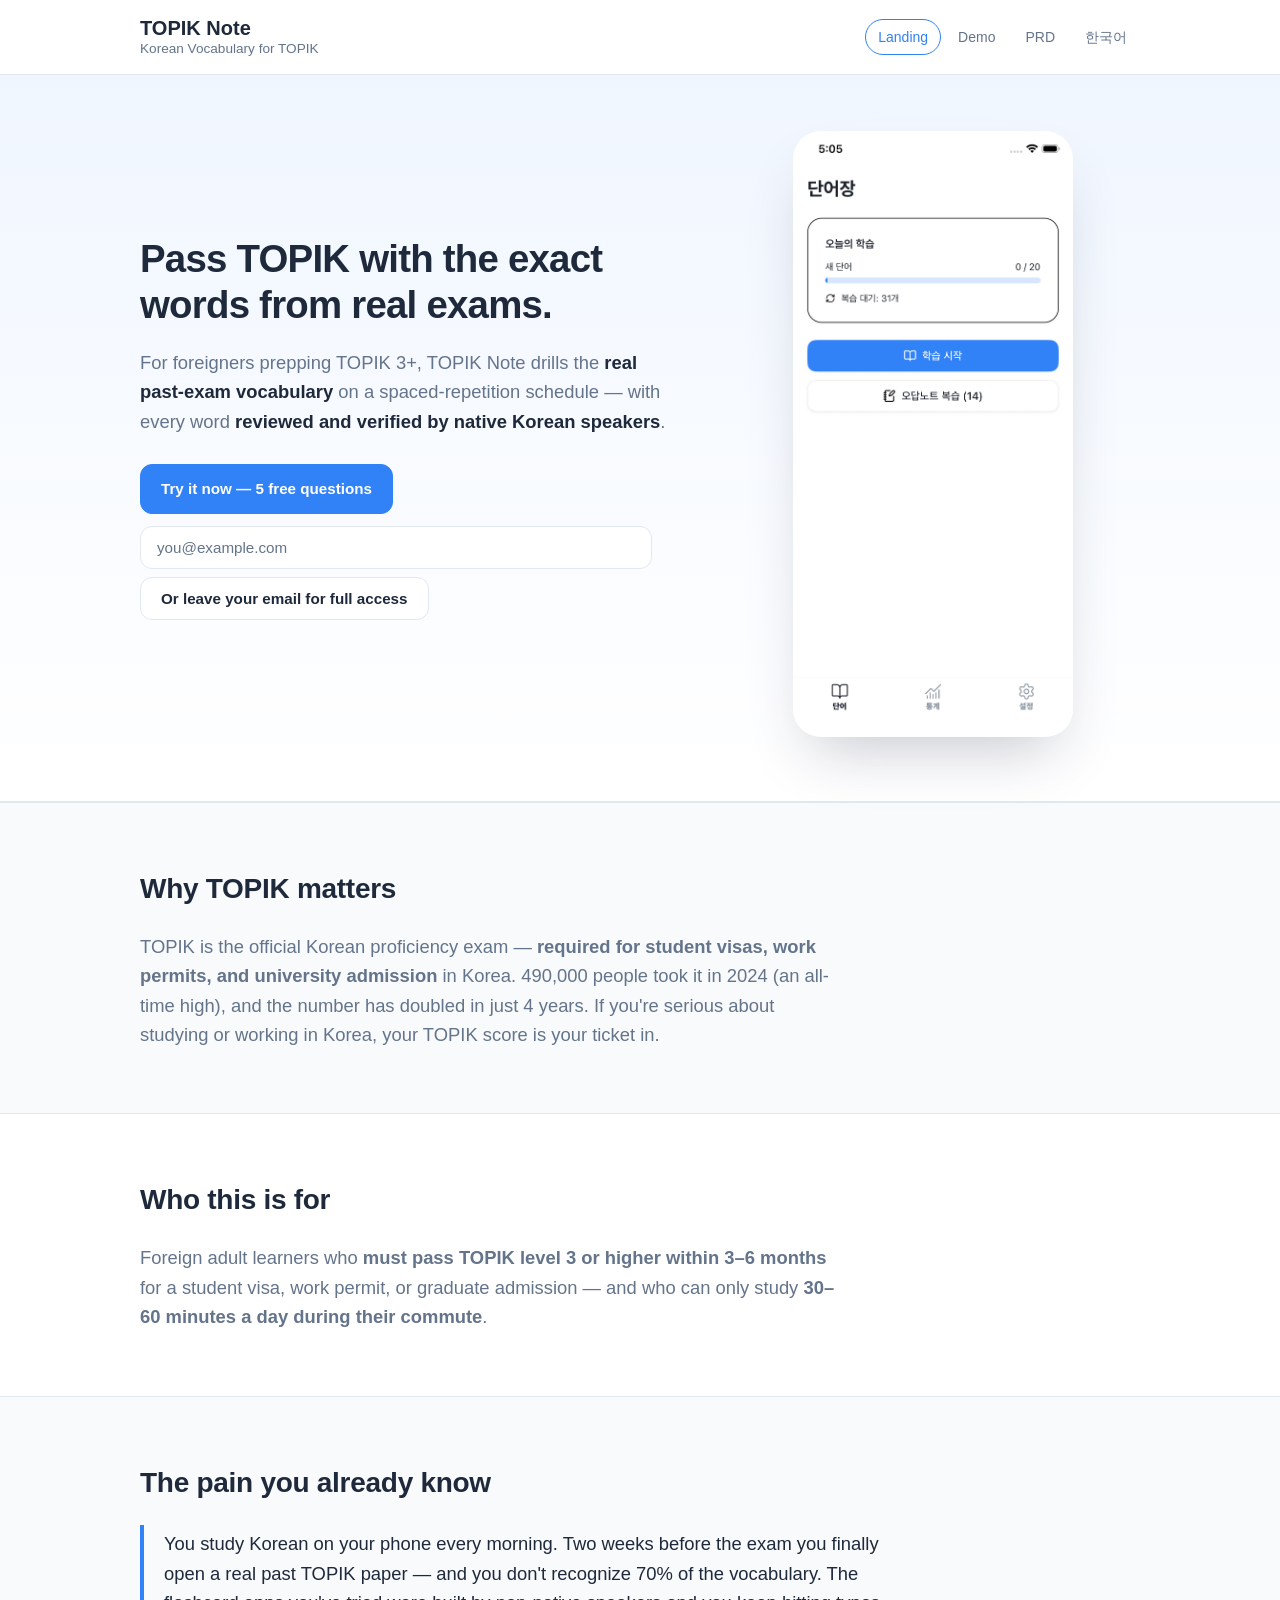
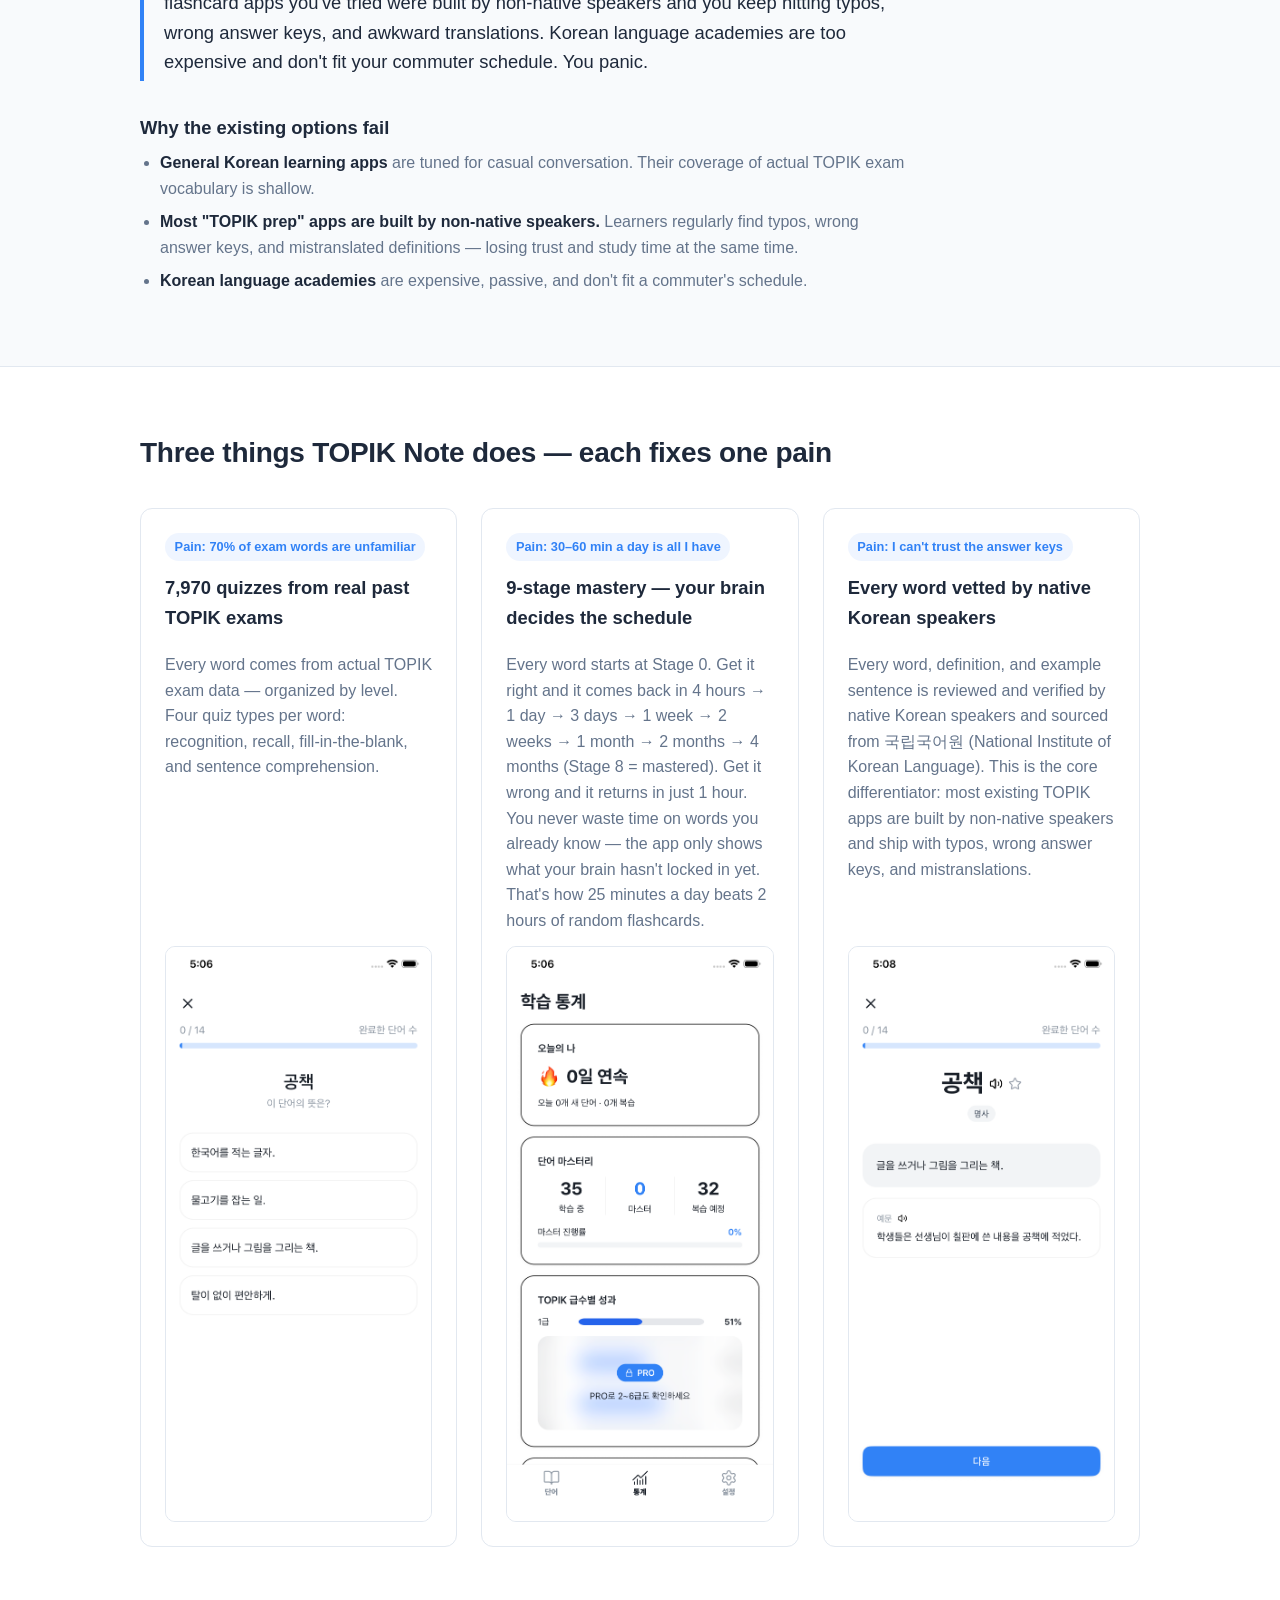
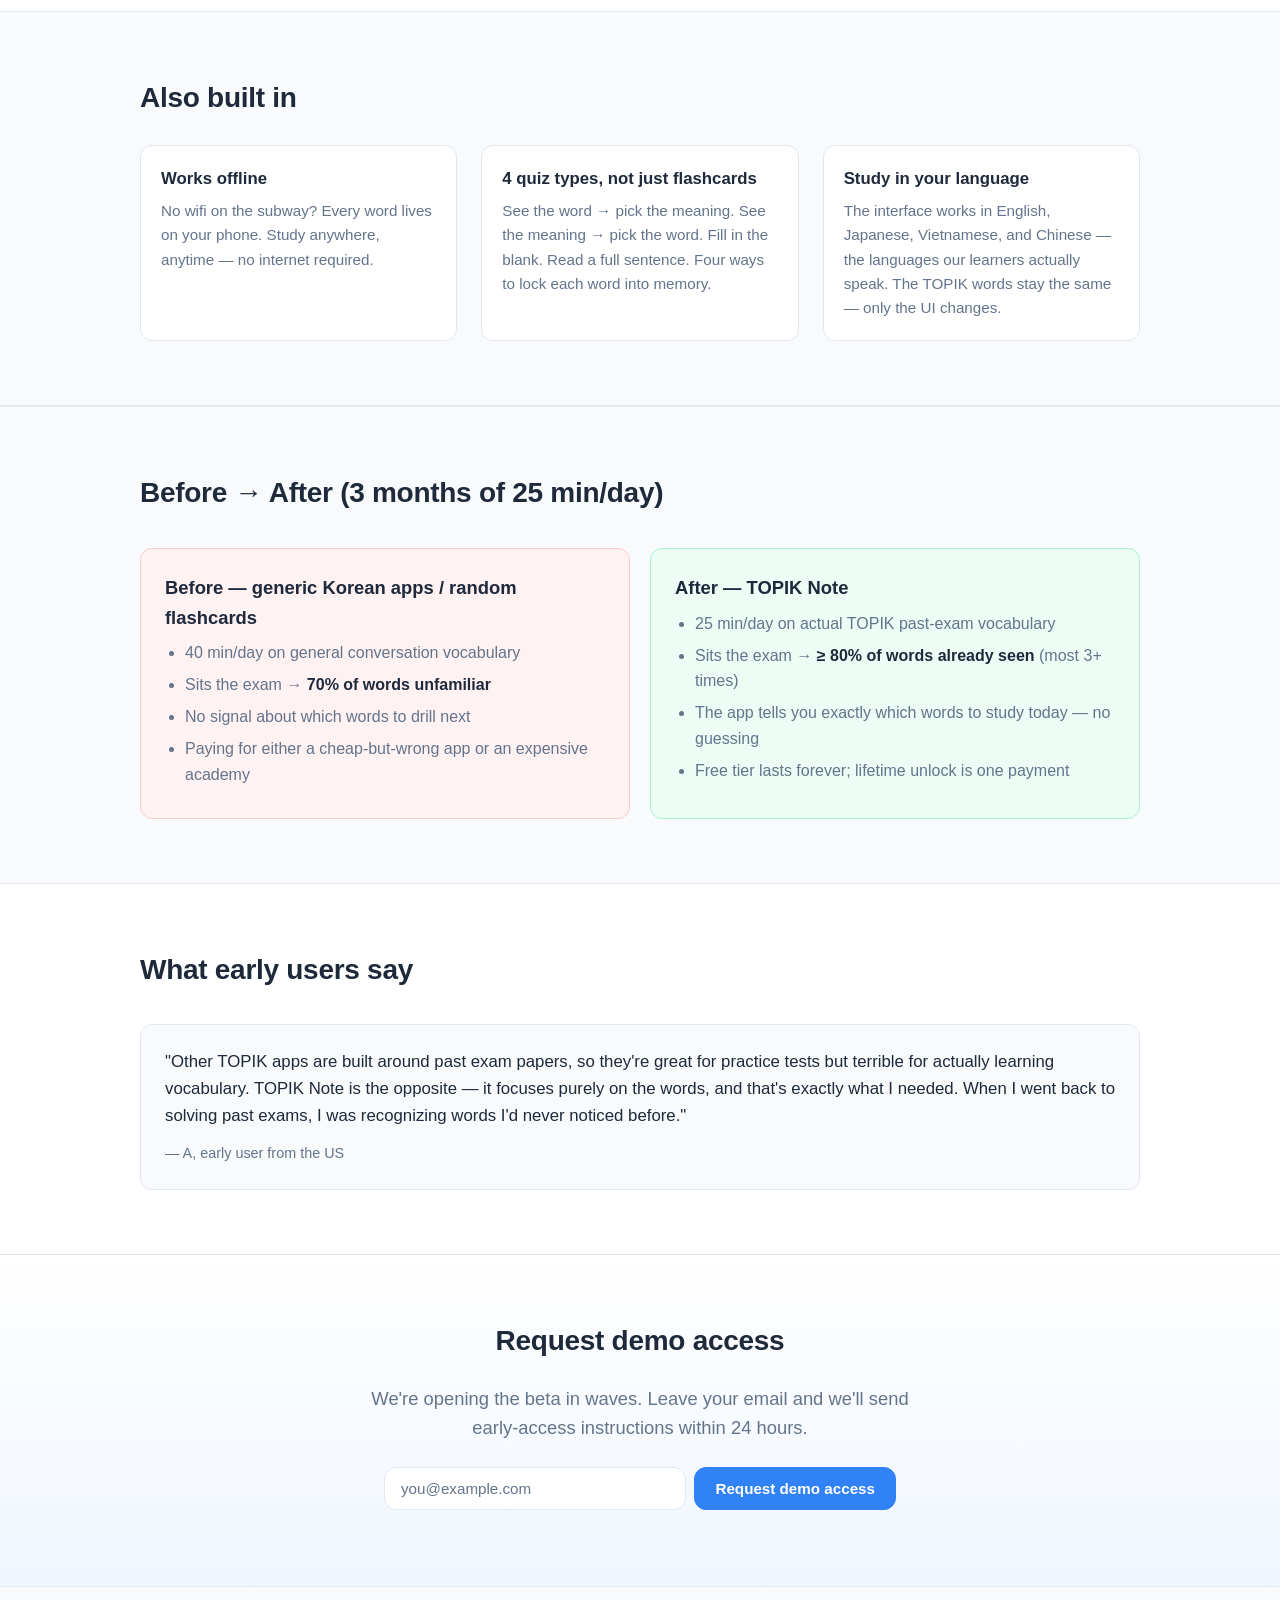
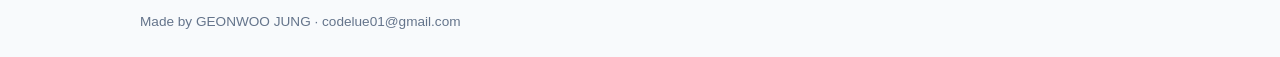
<file: index.html>
<!DOCTYPE html>
<html lang="en">
<head>
  <meta charset="UTF-8">
  <meta name="viewport" content="width=device-width, initial-scale=1.0">
  <title>TOPIK Note — Pass TOPIK with the exact words from real exams</title>
  <meta name="description" content="Drill the actual TOPIK exam vocabulary on a spaced-repetition schedule. 7,970 quizzes built from real past TOPIK exams. Free to start — 20 new words a day, forever.">
  <link rel="stylesheet" href="styles.css">
</head>
<body>
  <header class="site-header">
    <div class="container">
      <a class="brand" href="index.html">
        <strong>TOPIK Note</strong>
        <span class="tagline">Korean Vocabulary for TOPIK</span>
      </a>
      <nav class="lang-switcher" aria-label="Navigation">
        <a href="index.html" class="active">Landing</a>
        <a href="demo.html">Demo</a>
        <a href="prd.html">PRD</a>
        <a href="index.ko.html" lang="ko">한국어</a>
      </nav>
    </div>
  </header>

  <main>
    <!-- Hero -->
    <section class="hero">
      <div class="container hero-grid">
        <div class="hero-copy">
          <h1>Pass TOPIK with the exact words from real exams.</h1>
          <p class="hero-lead">
            For foreigners prepping TOPIK 3+, TOPIK Note drills the <strong>real past-exam vocabulary</strong>
            on a spaced-repetition schedule — with every word <strong>reviewed and verified by native Korean speakers</strong>.
          </p>
          <div class="hero-ctas">
            <a class="btn btn-primary" href="demo.html">Try it now — 5 free questions</a>
          </div>
          <form class="demo-form" action="https://formsubmit.co/codelue01@gmail.com" method="POST">
            <input type="hidden" name="_subject" value="TOPIK Note — demo access request (EN · hero)">
            <input type="hidden" name="_template" value="table">
            <input type="hidden" name="_captcha" value="false">
            <input type="hidden" name="_next" value="https://luke-gu.github.io/topik-note-demo/#thanks">
            <input type="hidden" name="source" value="landing-en-hero">
            <label for="email-hero" class="sr-only">Email address</label>
            <input type="email" id="email-hero" name="email" required autocomplete="email" placeholder="you@example.com">
            <button type="submit" class="btn btn-secondary">Or leave your email for full access</button>
          </form>
        </div>
        <div class="hero-visual">
          <img src="screenshots/main.png" alt="TOPIK Note home screen showing today's study quota" class="phone-img">
        </div>
      </div>
    </section>

    <!-- Why TOPIK matters -->
    <section class="section section-surface">
      <div class="container">
        <h2>Why TOPIK matters</h2>
        <p class="lead">
          TOPIK is the official Korean proficiency exam — <strong>required for student visas, work permits,
          and university admission</strong> in Korea. 490,000 people took it in 2024 (an all-time high),
          and the number has doubled in just 4 years. If you're serious about studying or working in Korea,
          your TOPIK score is your ticket in.
        </p>
      </div>
    </section>

    <!-- Who this is for -->
    <section class="section">
      <div class="container">
        <h2>Who this is for</h2>
        <p class="lead">
          Foreign adult learners who <strong>must pass TOPIK level 3 or higher within 3–6 months</strong>
          for a student visa, work permit, or graduate admission —
          and who can only study <strong>30–60 minutes a day during their commute</strong>.
        </p>
      </div>
    </section>

    <!-- The pain -->
    <section class="section section-surface">
      <div class="container">
        <h2>The pain you already know</h2>
        <blockquote class="pain-quote">
          You study Korean on your phone every morning. Two weeks before the exam you finally
          open a real past TOPIK paper — and you don't recognize 70% of the vocabulary.
          The flashcard apps you've tried were built by non-native speakers and you keep
          hitting typos, wrong answer keys, and awkward translations. Korean language academies
          are too expensive and don't fit your commuter schedule. You panic.
        </blockquote>
        <h3 class="pain-sub">Why the existing options fail</h3>
        <ul class="pain-list">
          <li><strong>General Korean learning apps</strong> are tuned for casual conversation. Their coverage of actual TOPIK exam vocabulary is shallow.</li>
          <li><strong>Most "TOPIK prep" apps are built by non-native speakers.</strong> Learners regularly find typos, wrong answer keys, and mistranslated definitions — losing trust and study time at the same time.</li>
          <li><strong>Korean language academies</strong> are expensive, passive, and don't fit a commuter's schedule.</li>
        </ul>
      </div>
    </section>

    <!-- Features (1:1 with pains) -->
    <section class="section">
      <div class="container">
        <h2>Three things TOPIK Note does — each fixes one pain</h2>
        <div class="features-grid">
          <article class="feature-card">
            <div class="feature-pain">Pain: 70% of exam words are unfamiliar</div>
            <h3>7,970 quizzes from real past TOPIK exams</h3>
            <p>Every word comes from actual TOPIK exam data — organized by level. Four quiz types per word:
               recognition, recall, fill-in-the-blank, and sentence comprehension.</p>
            <img src="screenshots/quiz.png" alt="TOPIK Note quiz screen with four answer choices" class="feature-img">
          </article>

          <article class="feature-card">
            <div class="feature-pain">Pain: 30–60 min a day is all I have</div>
            <h3>9-stage mastery — your brain decides the schedule</h3>
            <p>Every word starts at Stage 0. Get it right and it comes back in
               4 hours → 1 day → 3 days → 1 week → 2 weeks → 1 month → 2 months → 4 months (Stage 8 = mastered).
               Get it wrong and it returns in just 1 hour. You never waste time on words you already know —
               the app only shows what your brain hasn't locked in yet. That's how 25 minutes a day
               beats 2 hours of random flashcards.</p>
            <img src="screenshots/stats.png" alt="TOPIK Note stats dashboard showing accuracy trend" class="feature-img">
          </article>

          <article class="feature-card">
            <div class="feature-pain">Pain: I can't trust the answer keys</div>
            <h3>Every word vetted by native Korean speakers</h3>
            <p>Every word, definition, and example sentence is reviewed and verified by native
               Korean speakers and sourced from 국립국어원 (National Institute of Korean Language).
               This is the core differentiator: most existing TOPIK apps are built by non-native
               speakers and ship with typos, wrong answer keys, and mistranslations.</p>
            <img src="screenshots/wordcard.png" alt="TOPIK Note word detail card with definition and example" class="feature-img">
          </article>
        </div>
      </div>
    </section>

    <!-- Also -->
    <section class="section section-surface">
      <div class="container">
        <h2>Also built in</h2>
        <div class="also-grid">
          <div class="also-item">
            <strong>Works offline</strong>
            <p>No wifi on the subway? Every word lives on your phone. Study anywhere, anytime — no internet required.</p>
          </div>
          <div class="also-item">
            <strong>4 quiz types, not just flashcards</strong>
            <p>See the word → pick the meaning. See the meaning → pick the word. Fill in the blank. Read a full sentence. Four ways to lock each word into memory.</p>
          </div>
          <div class="also-item">
            <strong>Study in your language</strong>
            <p>The interface works in English, Japanese, Vietnamese, and Chinese — the languages our learners actually speak. The TOPIK words stay the same — only the UI changes.</p>
          </div>
        </div>
      </div>
    </section>

    <!-- Before / After -->
    <section class="section section-surface">
      <div class="container">
        <h2>Before &rarr; After (3 months of 25 min/day)</h2>
        <div class="compare-grid">
          <div class="compare-card compare-before">
            <h3>Before — generic Korean apps / random flashcards</h3>
            <ul>
              <li>40 min/day on general conversation vocabulary</li>
              <li>Sits the exam &rarr; <strong>70% of words unfamiliar</strong></li>
              <li>No signal about which words to drill next</li>
              <li>Paying for either a cheap-but-wrong app or an expensive academy</li>
            </ul>
          </div>
          <div class="compare-card compare-after">
            <h3>After — TOPIK Note</h3>
            <ul>
              <li>25 min/day on actual TOPIK past-exam vocabulary</li>
              <li>Sits the exam &rarr; <strong>≥ 80% of words already seen</strong> (most 3+ times)</li>
              <li>The app tells you exactly which words to study today — no guessing</li>
              <li>Free tier lasts forever; lifetime unlock is one payment</li>
            </ul>
          </div>
        </div>
      </div>
    </section>

    <!-- Social proof / testimonial -->
    <section class="section">
      <div class="container">
        <h2>What early users say</h2>
        <div class="testimonial-grid">
          <!-- TESTIMONIAL 1 — replace the quote + attribution below with a real beta-tester / App Store review. At least one live testimonial is required before submission. -->
          <figure class="testimonial-card">
            <blockquote>
              "Other TOPIK apps are built around past exam papers, so they're great for practice tests
              but terrible for actually learning vocabulary. TOPIK Note is the opposite — it focuses
              purely on the words, and that's exactly what I needed. When I went back to solving
              past exams, I was recognizing words I'd never noticed before."
            </blockquote>
            <figcaption>— A, early user from the US</figcaption>
          </figure>
          <!-- Add a second testimonial here when a second quote is collected. Anonymous is fine. -->
        </div>
      </div>
    </section>

    <!-- Final CTA -->
    <section class="section section-cta" id="thanks">
      <div class="container cta-inner">
        <h2>Request demo access</h2>
        <p class="lead">We're opening the beta in waves. Leave your email and we'll send early-access instructions within 24 hours.</p>
        <form class="demo-form" action="https://formsubmit.co/codelue01@gmail.com" method="POST">
          <input type="hidden" name="_subject" value="TOPIK Note — demo access request (EN · final CTA)">
          <input type="hidden" name="_template" value="table">
          <input type="hidden" name="_captcha" value="false">
          <input type="hidden" name="_next" value="https://luke-gu.github.io/topik-note-demo/#thanks">
          <input type="hidden" name="source" value="landing-en-final">
          <label for="email-final" class="sr-only">Email address</label>
          <input type="email" id="email-final" name="email" required autocomplete="email" placeholder="you@example.com">
          <button type="submit" class="btn btn-primary">Request demo access</button>
        </form>
      </div>
    </section>
  </main>

  <footer class="site-footer">
    <div class="container footer-inner">
      <p>Made by GEONWOO JUNG &middot; <a href="mailto:codelue01@gmail.com">codelue01@gmail.com</a></p>
    </div>
  </footer>
</body>
</html>
</file>
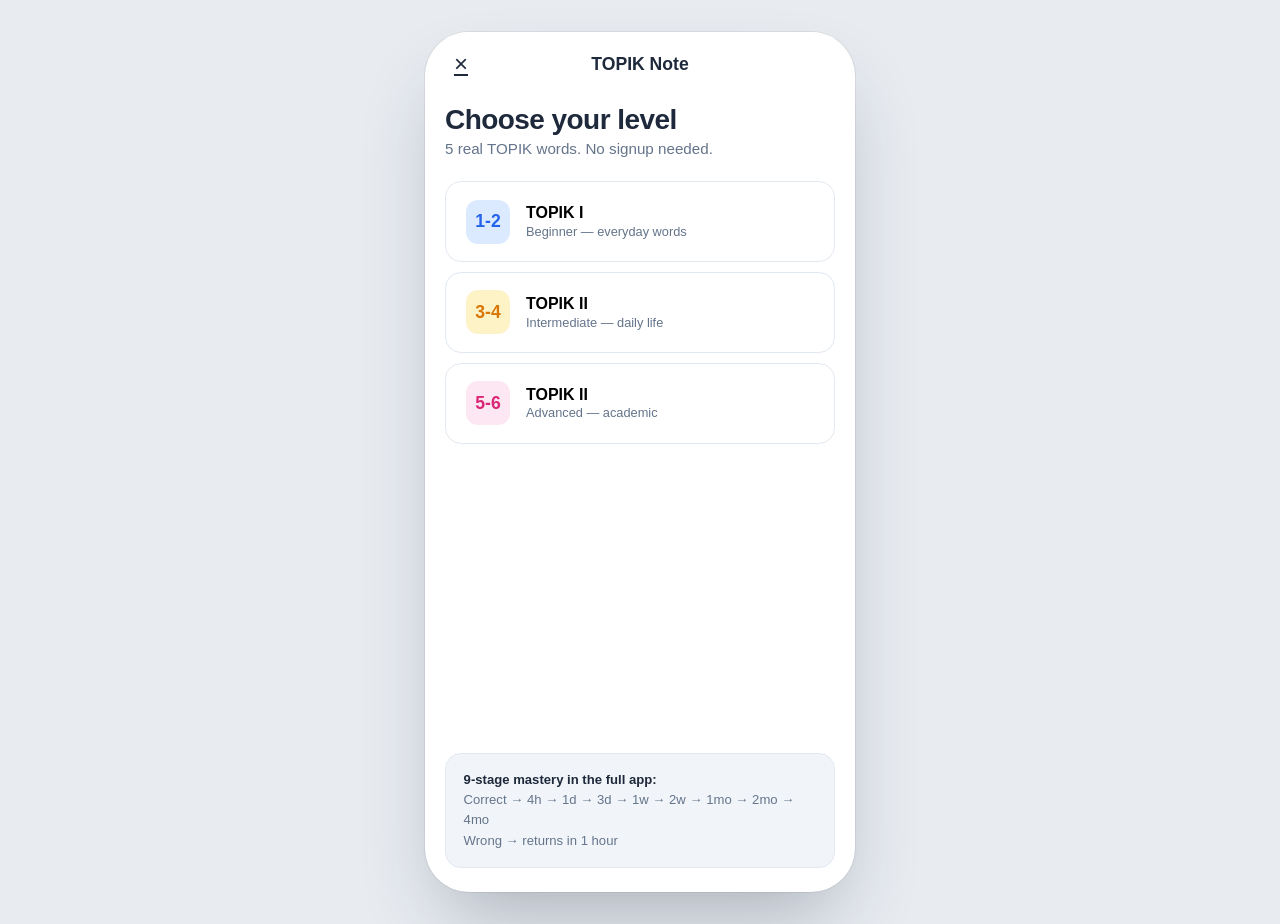
<file: demo.html>
<!DOCTYPE html>
<html lang="en">
<head>
  <meta charset="UTF-8">
  <meta name="viewport" content="width=device-width, initial-scale=1.0, maximum-scale=1.0, user-scalable=no">
  <title>TOPIK Note — Try It Now</title>
  <style>
    :root {
      --fg: #1e293b;
      --muted: #94a3b8;
      --muted-dark: #64748b;
      --bg: #ffffff;
      --surface: #f1f5f9;
      --border: #e2e8f0;
      --primary: #3182f6;
      --primary-hover: #2563eb;
      --primary-light: rgba(49,130,246,0.08);
      --green: #22c55e;
      --green-bg: rgba(34,197,94,0.08);
      --green-border: rgba(34,197,94,0.3);
      --red: #ef4444;
      --red-bg: rgba(239,68,68,0.08);
      --red-border: rgba(239,68,68,0.3);
      --radius: 16px;
      --radius-sm: 12px;
    }
    * { box-sizing: border-box; margin: 0; padding: 0; }
    body {
      font-family: -apple-system, BlinkMacSystemFont, "Pretendard", "Noto Sans KR", "Segoe UI", sans-serif;
      color: var(--fg);
      background: #e8ecf1;
      min-height: 100dvh;
      display: flex;
      align-items: center;
      justify-content: center;
      -webkit-font-smoothing: antialiased;
    }

    /* Phone frame */
    .phone {
      width: 100%;
      max-width: 430px;
      min-height: 100dvh;
      background: var(--bg);
      display: flex;
      flex-direction: column;
      position: relative;
    }
    @media (min-width: 500px) {
      .phone {
        min-height: auto;
        height: 860px;
        border-radius: 44px;
        box-shadow: 0 40px 80px -20px rgba(30,41,59,0.3), 0 0 0 1px rgba(0,0,0,0.06);
        overflow: hidden;
        margin: 2rem 1rem;
      }
    }

    /* Screens */
    .screen {
      display: none;
      flex-direction: column;
      flex: 1;
      padding: 0 1.25rem;
      overflow-y: auto;
      -webkit-overflow-scrolling: touch;
    }
    .screen.active { display: flex; }

    /* Top bar */
    .topbar {
      display: flex;
      align-items: center;
      justify-content: space-between;
      padding: 1rem 0 0.5rem;
      position: sticky;
      top: 0;
      background: var(--bg);
      z-index: 10;
    }
    .topbar-close {
      width: 32px; height: 32px;
      display: flex; align-items: center; justify-content: center;
      border: none; background: none; cursor: pointer;
      font-size: 1.5rem; color: var(--fg); line-height: 1;
    }
    .topbar-title {
      font-size: 1.1rem;
      font-weight: 700;
    }
    .topbar-spacer { width: 32px; }

    /* Progress */
    .progress-row {
      display: flex;
      justify-content: space-between;
      align-items: center;
      font-size: 0.8rem;
      color: var(--muted-dark);
      margin-bottom: 0.35rem;
    }
    .progress-bar {
      height: 5px;
      background: var(--surface);
      border-radius: 3px;
      overflow: hidden;
      margin-bottom: 1.5rem;
    }
    .progress-fill {
      height: 100%;
      background: var(--primary);
      transition: width 0.4s ease;
      border-radius: 3px;
    }

    /* Word display */
    .word-display {
      text-align: center;
      padding: 1rem 0;
    }
    .word-korean {
      font-size: 2.8rem;
      font-weight: 800;
      letter-spacing: -0.02em;
      margin-bottom: 0.5rem;
      line-height: 1.2;
    }
    .word-pos {
      display: inline-block;
      font-size: 0.8rem;
      font-weight: 600;
      color: var(--muted-dark);
      background: var(--surface);
      padding: 0.25rem 0.75rem;
      border-radius: 999px;
      border: 1px solid var(--border);
    }
    .word-prompt {
      color: var(--muted);
      font-size: 0.95rem;
      margin-top: 0.75rem;
      margin-bottom: 1.25rem;
    }

    /* Choices — app style */
    .choices { display: flex; flex-direction: column; gap: 0.5rem; }
    .choice-btn {
      display: block;
      width: 100%;
      padding: 0.9rem 1.1rem;
      border: 1.5px solid var(--border);
      border-radius: var(--radius);
      background: var(--bg);
      text-align: left;
      cursor: pointer;
      font-family: inherit;
      font-size: 0.95rem;
      color: var(--fg);
      transition: border-color 0.15s, background 0.15s, transform 0.1s;
      line-height: 1.45;
      -webkit-tap-highlight-color: transparent;
    }
    .choice-btn:active:not(.answered) { transform: scale(0.98); }
    .choice-btn.correct {
      border-color: var(--green);
      background: var(--green-bg);
      color: var(--green);
      font-weight: 600;
    }
    .choice-btn.wrong {
      border-color: var(--red);
      background: var(--red-bg);
      color: var(--red);
    }
    .choice-btn.answered { cursor: default; pointer-events: none; }
    .choice-btn.answered:not(.correct):not(.wrong) { opacity: 0.4; }

    /* Feedback — like the app */
    .feedback-area {
      text-align: center;
      padding: 0.75rem 0 0.25rem;
      min-height: 3.5rem;
    }
    .feedback-icon { font-size: 0.95rem; font-weight: 700; }
    .feedback-icon.correct-fb { color: var(--green); }
    .feedback-icon.wrong-fb { color: var(--red); }
    .feedback-hint {
      font-size: 0.8rem;
      color: var(--muted);
      margin-top: 0.15rem;
    }

    /* Word card (shown after answer) */
    .wordcard {
      display: none;
      background: var(--surface);
      border-radius: var(--radius);
      padding: 1.25rem;
      margin-top: 0.75rem;
    }
    .wordcard.show { display: block; }
    .wordcard-def {
      font-size: 0.95rem;
      color: var(--fg);
      margin-bottom: 0.75rem;
    }
    .wordcard-example {
      background: var(--bg);
      border-radius: var(--radius-sm);
      padding: 0.85rem;
      border: 1px solid var(--border);
    }
    .wordcard-example-label {
      font-size: 0.75rem;
      color: var(--muted);
      margin-bottom: 0.35rem;
    }
    .wordcard-example-kr {
      font-size: 0.95rem;
      color: var(--fg);
      margin-bottom: 0.25rem;
      line-height: 1.5;
    }
    .wordcard-example-en {
      font-size: 0.85rem;
      color: var(--muted-dark);
      line-height: 1.4;
    }

    .spacer { flex: 1; }

    /* Bottom button */
    .bottom-btn-area {
      padding: 0.75rem 0 1.5rem;
      position: sticky;
      bottom: 0;
      background: var(--bg);
    }
    .btn-primary {
      display: block;
      width: 100%;
      padding: 1rem;
      border: none;
      border-radius: var(--radius);
      background: var(--primary);
      color: white;
      font-family: inherit;
      font-size: 1rem;
      font-weight: 600;
      cursor: pointer;
      transition: background 0.12s, transform 0.1s;
      -webkit-tap-highlight-color: transparent;
      text-align: center;
      text-decoration: none;
    }
    .btn-primary:hover { background: var(--primary-hover); }
    .btn-primary:active { transform: scale(0.98); }
    .btn-primary:disabled { background: var(--border); color: var(--muted); cursor: default; }
    .btn-secondary {
      display: block;
      width: 100%;
      padding: 1rem;
      border: 1.5px solid var(--border);
      border-radius: var(--radius);
      background: var(--bg);
      color: var(--fg);
      font-family: inherit;
      font-size: 1rem;
      font-weight: 600;
      cursor: pointer;
      margin-top: 0.5rem;
      text-align: center;
      text-decoration: none;
      transition: border-color 0.12s;
    }
    .btn-secondary:hover { border-color: var(--muted); }

    /* ===== Level select screen ===== */
    .level-title {
      font-size: 1.75rem;
      font-weight: 800;
      letter-spacing: -0.02em;
      margin: 1rem 0 0.25rem;
    }
    .level-sub {
      color: var(--muted-dark);
      font-size: 0.95rem;
      margin-bottom: 1.5rem;
    }
    .level-card {
      display: flex;
      align-items: center;
      gap: 1rem;
      width: 100%;
      padding: 1.1rem 1.25rem;
      margin-bottom: 0.6rem;
      border: 1.5px solid var(--border);
      border-radius: var(--radius);
      background: var(--bg);
      text-align: left;
      cursor: pointer;
      font-family: inherit;
      transition: border-color 0.12s, transform 0.12s, box-shadow 0.12s;
      -webkit-tap-highlight-color: transparent;
    }
    .level-card:active { transform: scale(0.98); }
    .level-card:hover { border-color: var(--primary); box-shadow: 0 2px 12px rgba(49,130,246,0.08); }
    .level-icon {
      width: 44px; height: 44px;
      border-radius: 12px;
      display: flex; align-items: center; justify-content: center;
      font-size: 1.1rem; font-weight: 800;
      flex-shrink: 0;
    }
    .level-icon.lv1 { background: #dbeafe; color: #2563eb; }
    .level-icon.lv3 { background: #fef3c7; color: #d97706; }
    .level-icon.lv5 { background: #fce7f3; color: #db2777; }
    .level-info strong { display: block; font-size: 1rem; margin-bottom: 0.1rem; }
    .level-info span { color: var(--muted-dark); font-size: 0.8rem; }

    .mastery-banner {
      background: var(--surface);
      border-radius: var(--radius);
      padding: 1rem 1.1rem;
      margin-top: auto;
      margin-bottom: 1.5rem;
      font-size: 0.82rem;
      color: var(--muted-dark);
      line-height: 1.55;
      border: 1px solid var(--border);
    }
    .mastery-banner strong { color: var(--fg); }

    /* ===== Result screen ===== */
    .result-hero { text-align: center; padding: 2.5rem 0 1rem; }
    .result-emoji { font-size: 4rem; line-height: 1; margin-bottom: 0.5rem; }
    .result-title { font-size: 1.5rem; font-weight: 800; margin-bottom: 1rem; }
    .result-stats {
      display: flex;
      justify-content: center;
      gap: 2rem;
      margin-bottom: 1.5rem;
    }
    .result-stat { text-align: center; }
    .result-stat-num {
      font-size: 2rem;
      font-weight: 800;
      line-height: 1.1;
    }
    .result-stat-num.blue { color: var(--primary); }
    .result-stat-label {
      font-size: 0.75rem;
      color: var(--muted-dark);
      margin-top: 0.15rem;
    }
    .result-detail {
      border: 1px solid var(--border);
      border-radius: var(--radius);
      overflow: hidden;
      margin-bottom: 1rem;
    }
    .result-row {
      display: flex;
      justify-content: space-between;
      align-items: center;
      padding: 0.75rem 1rem;
      font-size: 0.9rem;
      border-bottom: 1px solid var(--border);
    }
    .result-row:last-child { border-bottom: none; }
    .result-row .r-word { font-weight: 600; }
    .r-mark { font-weight: 700; font-size: 0.85rem; }
    .r-mark.correct { color: var(--green); }
    .r-mark.wrong { color: var(--red); }

    .cta-link {
      display: block;
      text-align: center;
      color: var(--primary);
      text-decoration: none;
      font-size: 0.95rem;
      font-weight: 500;
      margin-top: 0.5rem;
      padding: 0.5rem;
    }
  </style>
</head>
<body>
  <div class="phone">

    <!-- ===== Screen: Level Select ===== -->
    <div class="screen active" id="screen-level">
      <div class="topbar">
        <a href="index.html" class="topbar-close" aria-label="Back">&times;</a>
        <span class="topbar-title">TOPIK Note</span>
        <span class="topbar-spacer"></span>
      </div>
      <div class="level-title">Choose your level</div>
      <div class="level-sub">5 real TOPIK words. No signup needed.</div>

      <button class="level-card" onclick="startQuiz('beginner')">
        <div class="level-icon lv1">1-2</div>
        <div class="level-info">
          <strong>TOPIK I</strong>
          <span>Beginner — everyday words</span>
        </div>
      </button>
      <button class="level-card" onclick="startQuiz('intermediate')">
        <div class="level-icon lv3">3-4</div>
        <div class="level-info">
          <strong>TOPIK II</strong>
          <span>Intermediate — daily life</span>
        </div>
      </button>
      <button class="level-card" onclick="startQuiz('advanced')">
        <div class="level-icon lv5">5-6</div>
        <div class="level-info">
          <strong>TOPIK II</strong>
          <span>Advanced — academic</span>
        </div>
      </button>

      <div class="spacer"></div>
      <div class="mastery-banner">
        <strong>9-stage mastery in the full app:</strong><br>
        Correct → 4h → 1d → 3d → 1w → 2w → 1mo → 2mo → 4mo<br>
        Wrong → returns in 1 hour
      </div>
    </div>

    <!-- ===== Screen: Quiz ===== -->
    <div class="screen" id="screen-quiz">
      <div class="topbar">
        <button class="topbar-close" onclick="resetDemo()" aria-label="Close">&times;</button>
        <span class="topbar-spacer"></span>
        <span class="topbar-spacer"></span>
      </div>
      <div class="progress-row">
        <span id="q-counter"></span>
        <span>Completed words</span>
      </div>
      <div class="progress-bar"><div class="progress-fill" id="progress-fill"></div></div>

      <div class="word-display">
        <div class="word-korean" id="word-korean"></div>
        <div class="word-pos" id="word-pos"></div>
        <div class="word-prompt">What does this word mean?</div>
      </div>

      <div class="choices" id="choices"></div>

      <div class="feedback-area" id="feedback-area"></div>

      <div id="wordcard" class="wordcard">
        <div class="wordcard-def" id="wc-def"></div>
        <div class="wordcard-example">
          <div class="wordcard-example-label">Example</div>
          <div class="wordcard-example-kr" id="wc-example-kr"></div>
          <div class="wordcard-example-en" id="wc-example-en"></div>
        </div>
      </div>

      <div class="spacer"></div>
      <div class="bottom-btn-area">
        <button class="btn-primary" id="quiz-btn" disabled onclick="onQuizBtn()">Check Word</button>
      </div>
    </div>

    <!-- ===== Screen: Result ===== -->
    <div class="screen" id="screen-result">
      <div class="topbar">
        <span class="topbar-spacer"></span>
        <span class="topbar-spacer"></span>
        <span class="topbar-spacer"></span>
      </div>
      <div class="result-hero">
        <div class="result-emoji" id="result-emoji"></div>
        <div class="result-title" id="result-title"></div>
        <div class="result-stats">
          <div class="result-stat">
            <div class="result-stat-num blue" id="rs-correct"></div>
            <div class="result-stat-label">Correct</div>
          </div>
          <div class="result-stat">
            <div class="result-stat-num" id="rs-total"></div>
            <div class="result-stat-label">Total</div>
          </div>
          <div class="result-stat">
            <div class="result-stat-num" id="rs-pct"></div>
            <div class="result-stat-label">Accuracy</div>
          </div>
        </div>
      </div>

      <div class="result-detail" id="result-detail"></div>

      <div class="mastery-banner">
        <strong>In the full app:</strong> wrong answers return in 1 hour.
        Words you master space out to 120 days. Every word is reviewed by native Korean speakers.
      </div>

      <div class="spacer"></div>
      <div class="bottom-btn-area">
        <a class="btn-primary" href="index.html#thanks">Request full demo access</a>
        <a class="cta-link" href="#" onclick="resetDemo();return false;">Try another level</a>
      </div>
    </div>
  </div>

  <script>
    const WORDS = {
      beginner: [
        { word: "\ud06c\ub2e4", pos: "Adjective", answer: "Large or numerous in size or scale.", wrong: ["To try to benefit or help someone.", "School vacation; holiday.", "Quickly; fast."], example: { kr: "\uc544\uc774\ub4e4\uc774 \uc790\ub77c\uc11c \ud0a4\uac00 \ub9ce\uc774 \ucee4\uc84c\ub2e4.", en: "The children grew up and became much taller." } },
        { word: "\ubc29\ud559", pos: "Noun", answer: "School vacation; holiday.", wrong: ["Jeans.", "Evening; dinner.", "Large or numerous in size."], example: { kr: "\ubc29\ud559 \ub3d9\uc548 \uac00\uc871\uacfc \ud568\uaed8 \uc5ec\ud589\uc744 \uac14\ub2e4.", en: "I went on a trip with my family during vacation." } },
        { word: "\uccad\ubc14\uc9c0", pos: "Noun", answer: "Jeans.", wrong: ["Fishing.", "Weekday.", "The duration of the current week."], example: { kr: "\uccad\ubc14\uc9c0\ub294 \uc5b4\ub5a4 \uc637\uacfc\ub3c4 \uc798 \uc5b4\uc6b8\ub9b0\ub2e4.", en: "Jeans go well with any outfit." } },
        { word: "\ub300\uc0ac\uad00", pos: "Noun", answer: "A diplomatic office established by one country in another.", wrong: ["A place where animals are kept.", "A letter of resignation.", "Effort."], example: { kr: "\ube44\uc790\ub97c \ubc1b\uc73c\ub824\uba74 \ub300\uc0ac\uad00\uc5d0 \uac00\uc57c \ud55c\ub2e4.", en: "You need to go to the embassy to get a visa." } },
        { word: "\uc800\ub141", pos: "Noun", answer: "Evening; dinner.", wrong: ["Parents.", "Newly; not existing before.", "School vacation; holiday."], example: { kr: "\uc800\ub141\uc744 \uba39\uc740 \ud6c4\uc5d0 \uc0b0\ucc45\uc744 \ud588\ub2e4.", en: "I took a walk after dinner." } }
      ],
      intermediate: [
        { word: "\uc0ac\ud45c", pos: "Noun", answer: "A letter of resignation from one's job.", wrong: ["Parents.", "Jeans.", "A lapse of a fairly long time."], example: { kr: "\uadf8\ub294 \ud68c\uc0ac\uc5d0 \uc0ac\ud45c\ub97c \ub0c8\ub2e4.", en: "He submitted his resignation to the company." } },
        { word: "\ubd89\ub2e4", pos: "Adjective", answer: "The color is like blood or a ripe red pepper.", wrong: ["Large or numerous in size.", "To be in harmony and unite as one.", "Quickly; fast."], example: { kr: "\ud574\uac00 \uc9c0\uba74\uc11c \ud558\ub298\uc774 \ubd89\uac8c \ubb3c\ub4e4\uc5c8\ub2e4.", en: "The sky turned red as the sun set." } },
        { word: "\ucd9c\uc785\uad6d", pos: "Noun", answer: "The act of entering or leaving a country.", wrong: ["An inconvenience in using something.", "School vacation; holiday.", "Effort."], example: { kr: "\ucd9c\uc785\uad6d \uc2ec\uc0ac\ub97c \ubc1b\ub294 \ub370 \uc2dc\uac04\uc774 \uac78\ub838\ub2e4.", en: "The immigration check took some time." } },
        { word: "\ub3d9\ubb3c\uc6d0", pos: "Noun", answer: "A place where animals are collected and kept for people to see.", wrong: ["A diplomatic office in another country.", "A person who leads a team.", "Ordinary times with nothing special."], example: { kr: "\uc8fc\ub9d0\uc5d0 \uc544\uc774\ub4e4\uacfc \ub3d9\ubb3c\uc6d0\uc5d0 \uac14\ub2e4.", en: "I went to the zoo with the kids on the weekend." } },
        { word: "\uc0ac\ud68c\uc0dd\ud65c", pos: "Noun", answer: "Living as a member of society and interacting with others.", wrong: ["A letter of resignation.", "The month before the current month.", "Newly; not existing before."], example: { kr: "\uc0ac\ud68c\uc0dd\ud65c\uc5d0\uc11c\ub294 \ub300\uc778 \uad00\uacc4\uac00 \uc911\uc694\ud558\ub2e4.", en: "Interpersonal relationships are important in social life." } }
      ],
      advanced: [
        { word: "\ub178\ub825", pos: "Noun", answer: "Effort.", wrong: ["An inconvenience.", "Ordinary times.", "A person who does sports."], example: { kr: "\ub178\ub825 \uc5c6\uc774 \uc131\uacf5\ud560 \uc218 \uc5c6\ub2e4.", en: "You cannot succeed without effort." } },
        { word: "\uc5b4\uc6b8\ub9ac\ub2e4", pos: "Verb", answer: "For several things to be in harmony and unite as one.", wrong: ["To try to benefit or help someone.", "The color is like blood.", "Large or numerous in size."], example: { kr: "\uc774 \uc625\uc740 \ub2f9\uc2e0\uc5d0\uac8c \uc798 \uc5b4\uc6b8\ub9bd\ub2c8\ub2e4.", en: "These clothes suit you well." } },
        { word: "\ud55c\ucc38", pos: "Adverb", answer: "A lapse of a fairly long time.", wrong: ["Newly; not existing before.", "Quickly; fast.", "Evening; dinner."], example: { kr: "\ubc84\uc2a4\ub97c \ud55c\ucc38 \ub3d9\uc548 \uae30\ub2e4\ub838\ub2e4.", en: "I waited for the bus for quite a while." } },
        { word: "\uc6b4\ub3d9\uc120\uc218", pos: "Noun", answer: "A person who does sports as a profession.", wrong: ["A person who leads a team.", "A person who takes part in an event.", "A diplomatic office in another country."], example: { kr: "\uadf8\ub294 \uc720\uba85\ud55c \uc6b4\ub3d9\uc120\uc218\uac00 \ub418\uc5c8\ub2e4.", en: "He became a famous athlete." } },
        { word: "\ubd88\ud3b8", pos: "Noun", answer: "An inconvenience in using something.", wrong: ["Effort.", "A lapse of a fairly long time.", "Living as a member of society."], example: { kr: "\ubd88\ud3b8\ud55c \uc810\uc774 \uc788\uc73c\uba74 \ub9d0\uc500\ud574 \uc8fc\uc138\uc694.", en: "Please let us know if there is any inconvenience." } }
      ]
    };

    let currentLevel = "";
    let currentQuestions = [];
    let currentIndex = 0;
    let score = 0;
    let results = [];
    let answered = false;

    function show(id) {
      document.querySelectorAll(".screen").forEach(s => s.classList.remove("active"));
      document.getElementById(id).classList.add("active");
      document.getElementById(id).scrollTop = 0;
    }

    function shuffle(arr) {
      const a = [...arr];
      for (let i = a.length - 1; i > 0; i--) {
        const j = Math.floor(Math.random() * (i + 1));
        [a[i], a[j]] = [a[j], a[i]];
      }
      return a;
    }

    function startQuiz(level) {
      currentLevel = level;
      currentQuestions = shuffle(WORDS[level]);
      currentIndex = 0;
      score = 0;
      results = [];
      show("screen-quiz");
      renderQuestion();
    }

    function renderQuestion() {
      answered = false;
      const q = currentQuestions[currentIndex];
      document.getElementById("q-counter").textContent = (currentIndex + 1) + " / 5";
      document.getElementById("progress-fill").style.width = ((currentIndex) / 5 * 100) + "%";
      document.getElementById("word-korean").textContent = q.word;
      document.getElementById("word-pos").textContent = q.pos;
      document.getElementById("feedback-area").innerHTML = "";
      document.getElementById("wordcard").classList.remove("show");

      const btn = document.getElementById("quiz-btn");
      btn.disabled = true;
      btn.textContent = "Check Word";
      btn.onclick = function() { showWordCard(); };

      const choices = shuffle([q.answer, ...q.wrong]);
      const container = document.getElementById("choices");
      container.innerHTML = "";
      choices.forEach(c => {
        const el = document.createElement("button");
        el.className = "choice-btn";
        el.textContent = c;
        el.onclick = () => selectAnswer(el, c, q.answer);
        container.appendChild(el);
      });
    }

    function selectAnswer(el, selected, correct) {
      if (answered) return;
      answered = true;

      const allBtns = document.querySelectorAll(".choice-btn");
      allBtns.forEach(b => {
        b.classList.add("answered");
        if (b.textContent === correct) b.classList.add("correct");
      });

      const isCorrect = selected === correct;
      if (!isCorrect) el.classList.add("wrong");

      const fb = document.getElementById("feedback-area");
      if (isCorrect) {
        score++;
        fb.innerHTML = '<div class="feedback-icon correct-fb">\u2713 Correct</div>';
      } else {
        fb.innerHTML = '<div class="feedback-icon wrong-fb">\u00d7 Wrong</div><div class="feedback-hint">Wrong answers will be asked again shortly</div>';
      }

      results.push({ word: currentQuestions[currentIndex].word, correct: isCorrect });

      const btn = document.getElementById("quiz-btn");
      btn.disabled = false;
      btn.textContent = "Check Word";
    }

    function showWordCard() {
      const q = currentQuestions[currentIndex];
      document.getElementById("wc-def").textContent = q.answer;
      document.getElementById("wc-example-kr").textContent = q.example.kr;
      document.getElementById("wc-example-en").textContent = q.example.en;
      document.getElementById("wordcard").classList.add("show");

      const btn = document.getElementById("quiz-btn");
      btn.textContent = "Next";
      btn.onclick = function() { nextQuestion(); };

      document.getElementById("wordcard").scrollIntoView({ behavior: "smooth", block: "center" });
    }

    function nextQuestion() {
      currentIndex++;
      if (currentIndex >= 5) {
        showResult();
      } else {
        renderQuestion();
      }
    }

    function showResult() {
      document.getElementById("progress-fill").style.width = "100%";

      const pct = Math.round((score / 5) * 100);
      document.getElementById("rs-correct").textContent = score;
      document.getElementById("rs-total").textContent = "5";
      document.getElementById("rs-pct").textContent = pct + "%";

      const emoji = score >= 4 ? "\ud83c\udf89" : score >= 2 ? "\ud83d\udcaa" : "\ud83d\udca1";
      const title = score === 5 ? "Perfect!" : score >= 4 ? "Great job!" : score >= 2 ? "Good effort!" : "Keep going!";
      document.getElementById("result-emoji").textContent = emoji;
      document.getElementById("result-title").textContent = title;

      const detail = document.getElementById("result-detail");
      detail.innerHTML = "";
      results.forEach(r => {
        const row = document.createElement("div");
        row.className = "result-row";
        row.innerHTML = '<span class="r-word">' + r.word + '</span><span class="r-mark ' + (r.correct ? "correct" : "wrong") + '">' + (r.correct ? "\u2713 Correct" : "\u00d7 Wrong") + "</span>";
        detail.appendChild(row);
      });

      show("screen-result");
    }

    function resetDemo() {
      show("screen-level");
    }
  </script>
</body>
</html>
</file>
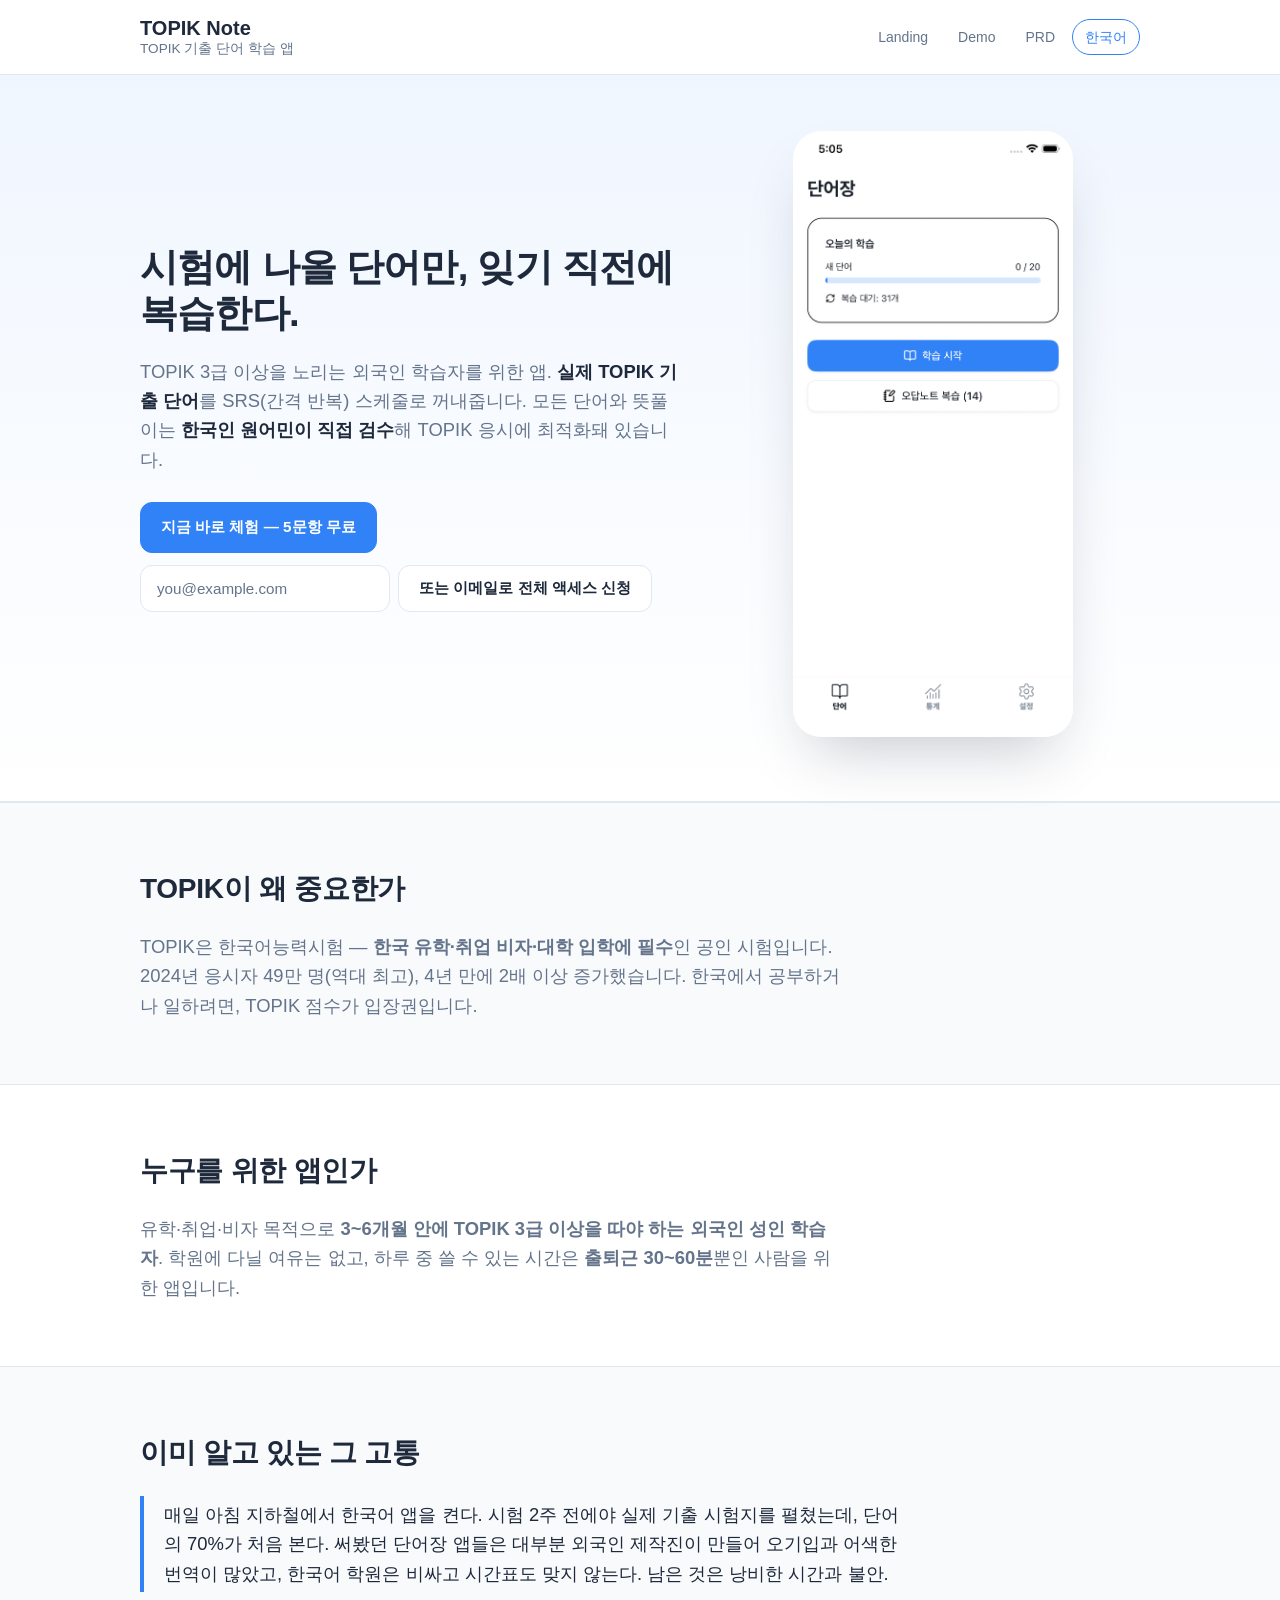
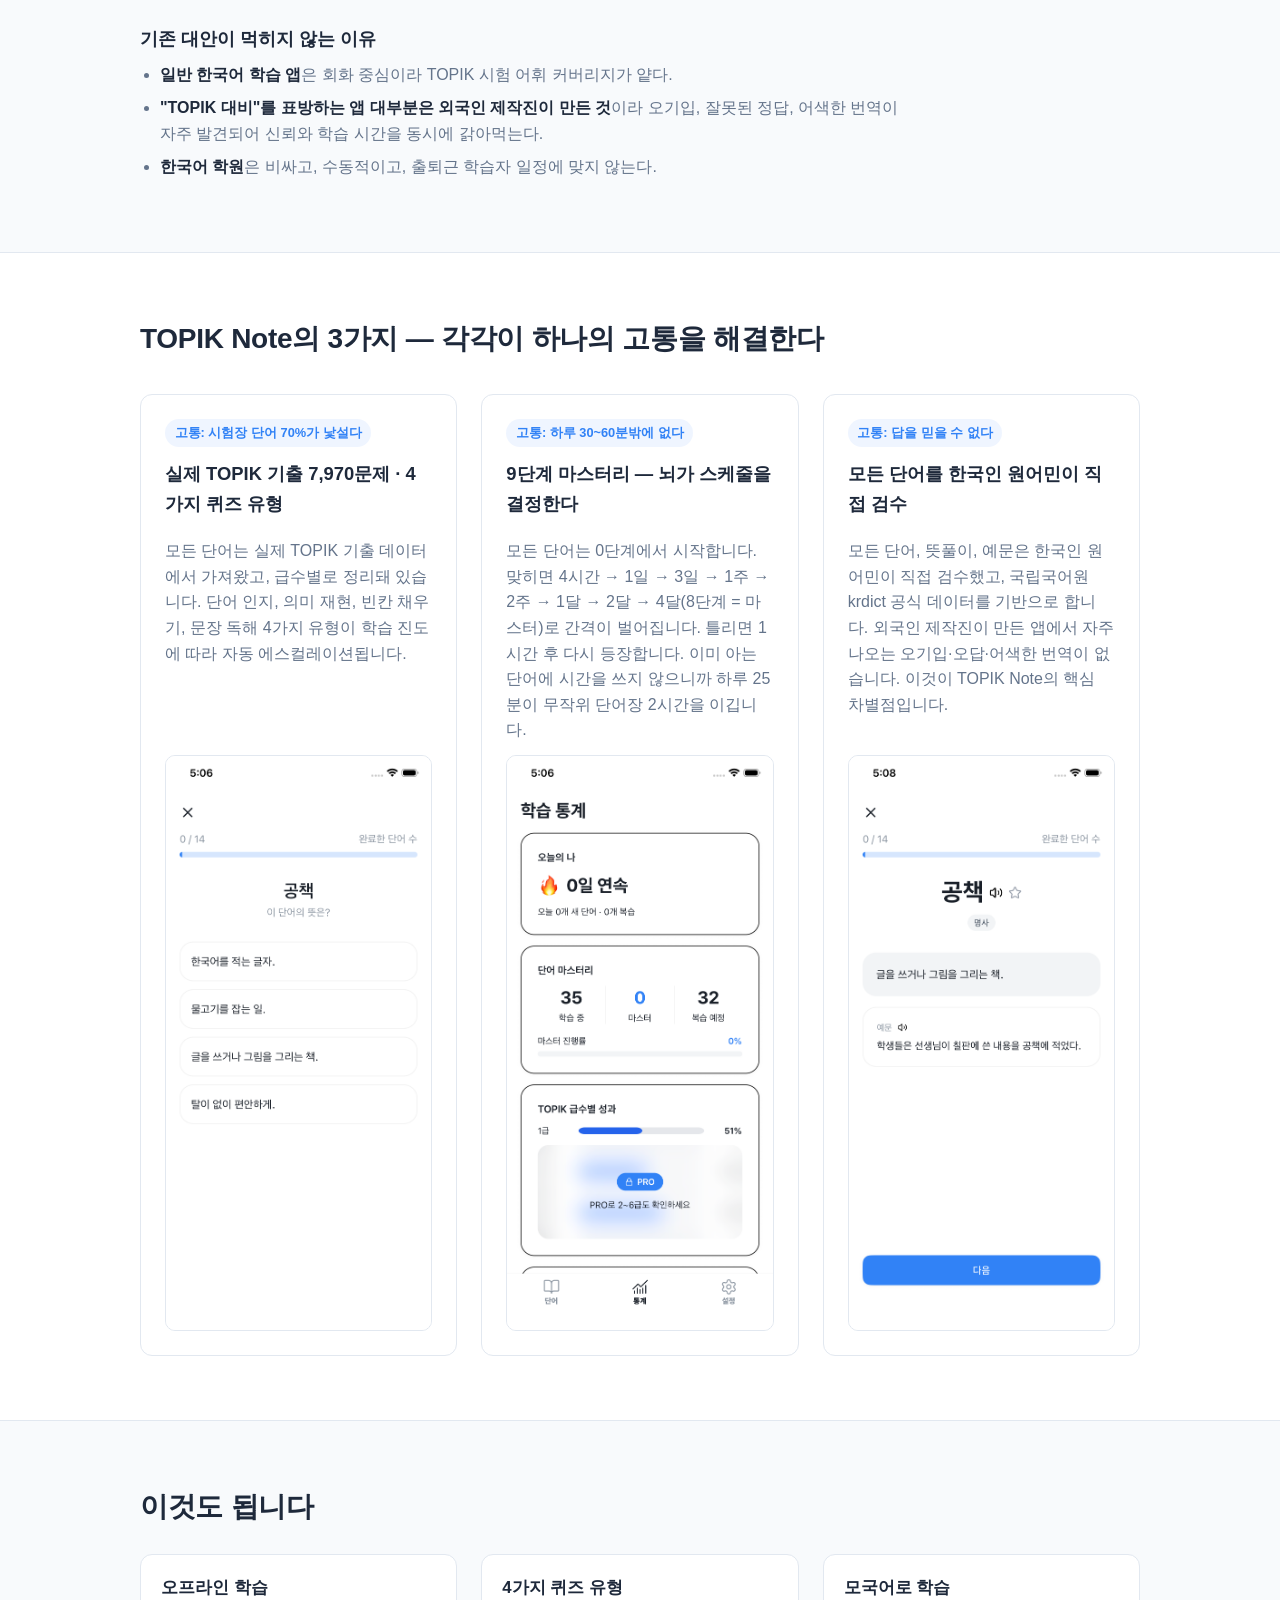
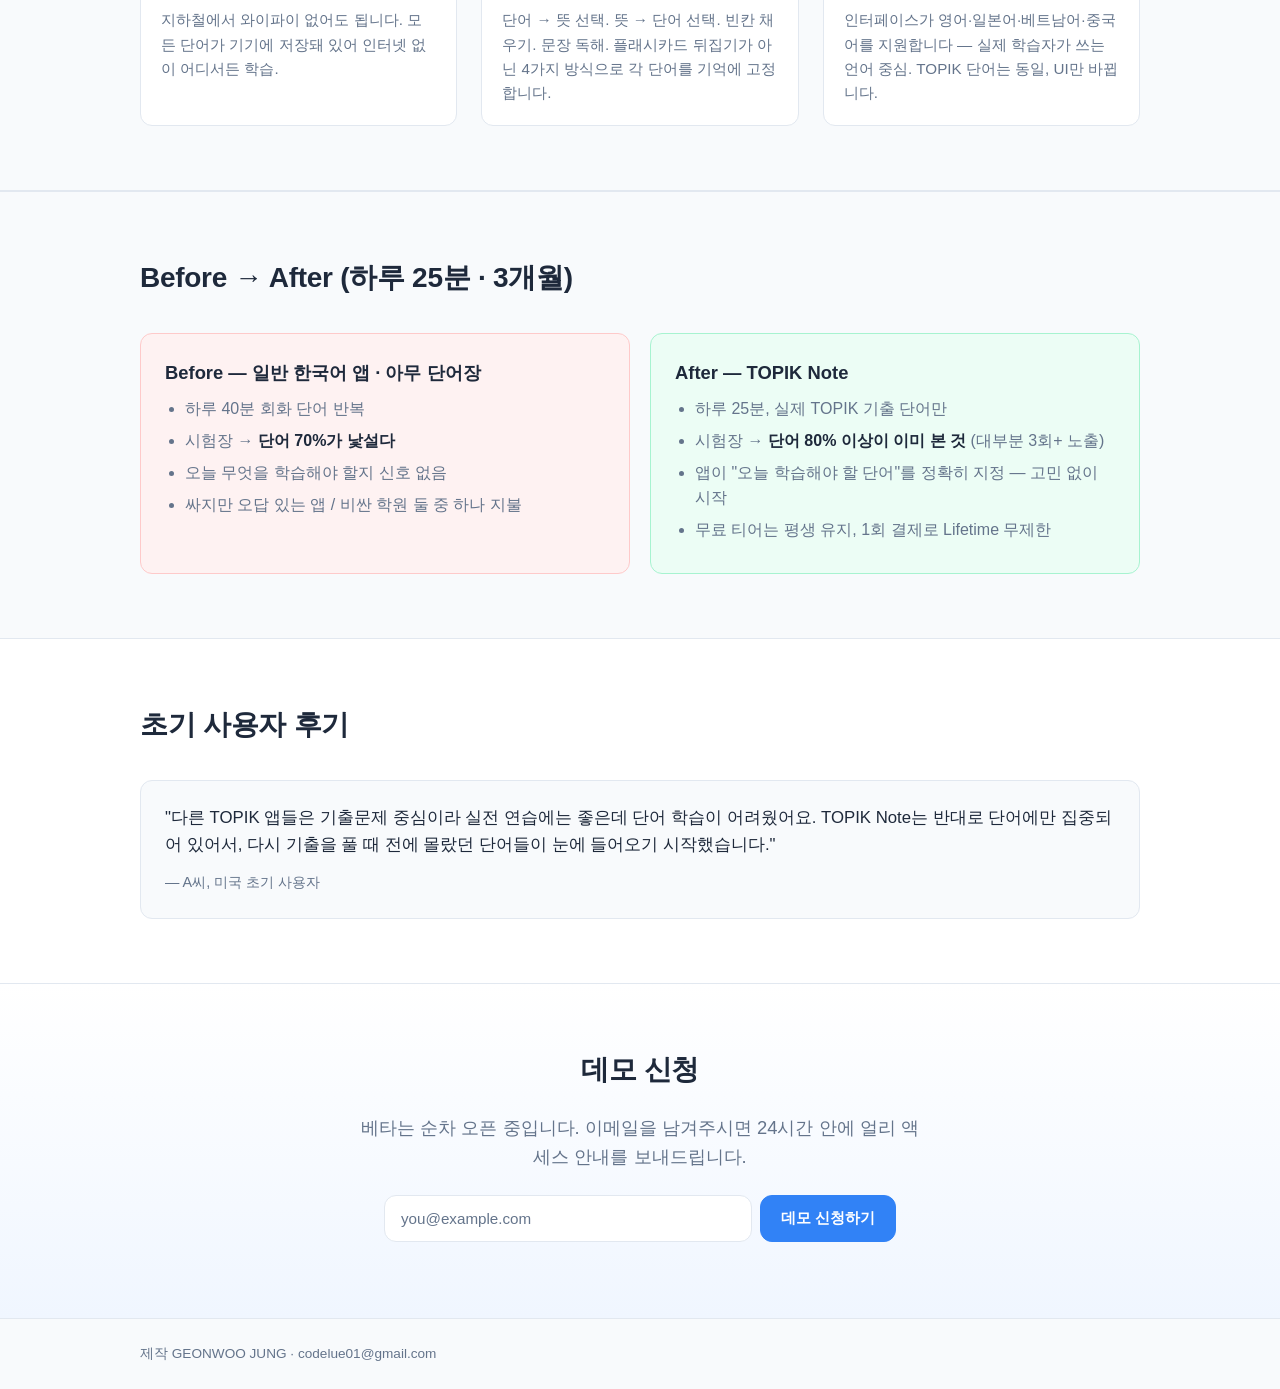
<file: index.ko.html>
<!DOCTYPE html>
<html lang="ko">
<head>
  <meta charset="UTF-8">
  <meta name="viewport" content="width=device-width, initial-scale=1.0">
  <title>TOPIK Note — 실제 기출 단어로 합격하는 TOPIK 단어 앱</title>
  <meta name="description" content="실제 TOPIK 기출 어휘를 Ebbinghaus 기반 간격 반복 학습으로 익힙니다. 기출 7,970문제. 하루 20단어 무료, 평생 무료.">
  <link rel="stylesheet" href="styles.css">
</head>
<body>
  <header class="site-header">
    <div class="container">
      <a class="brand" href="index.ko.html">
        <strong>TOPIK Note</strong>
        <span class="tagline">TOPIK 기출 단어 학습 앱</span>
      </a>
      <nav class="lang-switcher" aria-label="Navigation">
        <a href="index.html">Landing</a>
        <a href="demo.html">Demo</a>
        <a href="prd.html">PRD</a>
        <a href="index.ko.html" class="active" lang="ko">한국어</a>
      </nav>
    </div>
  </header>

  <main>
    <!-- Hero -->
    <section class="hero">
      <div class="container hero-grid">
        <div class="hero-copy">
          <h1>시험에 나올 단어만, 잊기 직전에 복습한다.</h1>
          <p class="hero-lead">
            TOPIK 3급 이상을 노리는 외국인 학습자를 위한 앱. <strong>실제 TOPIK 기출 단어</strong>를
            SRS(간격 반복) 스케줄로 꺼내줍니다. 모든 단어와 뜻풀이는 <strong>한국인 원어민이 직접 검수</strong>해
            TOPIK 응시에 최적화돼 있습니다.
          </p>
          <div class="hero-ctas">
            <a class="btn btn-primary" href="demo.html">지금 바로 체험 — 5문항 무료</a>
          </div>
          <form class="demo-form" action="https://formsubmit.co/codelue01@gmail.com" method="POST">
            <input type="hidden" name="_subject" value="TOPIK Note — 데모 신청 (KO · hero)">
            <input type="hidden" name="_template" value="table">
            <input type="hidden" name="_captcha" value="false">
            <input type="hidden" name="_next" value="https://luke-gu.github.io/topik-note-demo/index.ko.html#thanks">
            <input type="hidden" name="source" value="landing-ko-hero">
            <label for="email-hero" class="sr-only">이메일</label>
            <input type="email" id="email-hero" name="email" required autocomplete="email" placeholder="you@example.com">
            <button type="submit" class="btn btn-secondary">또는 이메일로 전체 액세스 신청</button>
          </form>
        </div>
        <div class="hero-visual">
          <img src="screenshots/main.png" alt="TOPIK Note 홈 화면 — 오늘의 학습 할당량 표시" class="phone-img">
        </div>
      </div>
    </section>

    <!-- Why TOPIK matters -->
    <section class="section section-surface">
      <div class="container">
        <h2>TOPIK이 왜 중요한가</h2>
        <p class="lead">
          TOPIK은 한국어능력시험 — <strong>한국 유학·취업 비자·대학 입학에 필수</strong>인 공인 시험입니다.
          2024년 응시자 49만 명(역대 최고), 4년 만에 2배 이상 증가했습니다.
          한국에서 공부하거나 일하려면, TOPIK 점수가 입장권입니다.
        </p>
      </div>
    </section>

    <!-- Who this is for -->
    <section class="section">
      <div class="container">
        <h2>누구를 위한 앱인가</h2>
        <p class="lead">
          유학·취업·비자 목적으로 <strong>3~6개월 안에 TOPIK 3급 이상을 따야 하는 외국인 성인 학습자</strong>.
          학원에 다닐 여유는 없고, 하루 중 쓸 수 있는 시간은 <strong>출퇴근 30~60분</strong>뿐인 사람을 위한 앱입니다.
        </p>
      </div>
    </section>

    <!-- The pain -->
    <section class="section section-surface">
      <div class="container">
        <h2>이미 알고 있는 그 고통</h2>
        <blockquote class="pain-quote">
          매일 아침 지하철에서 한국어 앱을 켠다. 시험 2주 전에야 실제 기출 시험지를 펼쳤는데,
          단어의 70%가 처음 본다. 써봤던 단어장 앱들은 대부분 외국인 제작진이 만들어 오기입과
          어색한 번역이 많았고, 한국어 학원은 비싸고 시간표도 맞지 않는다. 남은 것은 낭비한 시간과 불안.
        </blockquote>
        <h3 class="pain-sub">기존 대안이 먹히지 않는 이유</h3>
        <ul class="pain-list">
          <li><strong>일반 한국어 학습 앱</strong>은 회화 중심이라 TOPIK 시험 어휘 커버리지가 얕다.</li>
          <li><strong>"TOPIK 대비"를 표방하는 앱 대부분은 외국인 제작진이 만든 것</strong>이라 오기입, 잘못된 정답, 어색한 번역이 자주 발견되어 신뢰와 학습 시간을 동시에 갉아먹는다.</li>
          <li><strong>한국어 학원</strong>은 비싸고, 수동적이고, 출퇴근 학습자 일정에 맞지 않는다.</li>
        </ul>
      </div>
    </section>

    <!-- Features -->
    <section class="section">
      <div class="container">
        <h2>TOPIK Note의 3가지 — 각각이 하나의 고통을 해결한다</h2>
        <div class="features-grid">
          <article class="feature-card">
            <div class="feature-pain">고통: 시험장 단어 70%가 낯설다</div>
            <h3>실제 TOPIK 기출 7,970문제 · 4가지 퀴즈 유형</h3>
            <p>모든 단어는 실제 TOPIK 기출 데이터에서 가져왔고, 급수별로 정리돼 있습니다.
               단어 인지, 의미 재현, 빈칸 채우기, 문장 독해 4가지 유형이 학습 진도에 따라 자동 에스컬레이션됩니다.</p>
            <img src="screenshots/quiz.png" alt="TOPIK Note 퀴즈 화면 — 4지선다" class="feature-img">
          </article>

          <article class="feature-card">
            <div class="feature-pain">고통: 하루 30~60분밖에 없다</div>
            <h3>9단계 마스터리 — 뇌가 스케줄을 결정한다</h3>
            <p>모든 단어는 0단계에서 시작합니다. 맞히면
               4시간 → 1일 → 3일 → 1주 → 2주 → 1달 → 2달 → 4달(8단계 = 마스터)로 간격이 벌어집니다.
               틀리면 1시간 후 다시 등장합니다. 이미 아는 단어에 시간을 쓰지 않으니까
               하루 25분이 무작위 단어장 2시간을 이깁니다.</p>
            <img src="screenshots/stats.png" alt="TOPIK Note 통계 대시보드 — 정답률 추이" class="feature-img">
          </article>

          <article class="feature-card">
            <div class="feature-pain">고통: 답을 믿을 수 없다</div>
            <h3>모든 단어를 한국인 원어민이 직접 검수</h3>
            <p>모든 단어, 뜻풀이, 예문은 한국인 원어민이 직접 검수했고, 국립국어원 krdict 공식 데이터를
               기반으로 합니다. 외국인 제작진이 만든 앱에서 자주 나오는 오기입·오답·어색한 번역이 없습니다.
               이것이 TOPIK Note의 핵심 차별점입니다.</p>
            <img src="screenshots/wordcard.png" alt="TOPIK Note 단어 카드 — 정의와 예문" class="feature-img">
          </article>
        </div>
      </div>
    </section>

    <!-- Also -->
    <section class="section section-surface">
      <div class="container">
        <h2>이것도 됩니다</h2>
        <div class="also-grid">
          <div class="also-item">
            <strong>오프라인 학습</strong>
            <p>지하철에서 와이파이 없어도 됩니다. 모든 단어가 기기에 저장돼 있어 인터넷 없이 어디서든 학습.</p>
          </div>
          <div class="also-item">
            <strong>4가지 퀴즈 유형</strong>
            <p>단어 → 뜻 선택. 뜻 → 단어 선택. 빈칸 채우기. 문장 독해. 플래시카드 뒤집기가 아닌 4가지 방식으로 각 단어를 기억에 고정합니다.</p>
          </div>
          <div class="also-item">
            <strong>모국어로 학습</strong>
            <p>인터페이스가 영어·일본어·베트남어·중국어를 지원합니다 — 실제 학습자가 쓰는 언어 중심. TOPIK 단어는 동일, UI만 바뀝니다.</p>
          </div>
        </div>
      </div>
    </section>

    <!-- Before / After -->
    <section class="section section-surface">
      <div class="container">
        <h2>Before &rarr; After (하루 25분 · 3개월)</h2>
        <div class="compare-grid">
          <div class="compare-card compare-before">
            <h3>Before — 일반 한국어 앱 · 아무 단어장</h3>
            <ul>
              <li>하루 40분 회화 단어 반복</li>
              <li>시험장 &rarr; <strong>단어 70%가 낯설다</strong></li>
              <li>오늘 무엇을 학습해야 할지 신호 없음</li>
              <li>싸지만 오답 있는 앱 / 비싼 학원 둘 중 하나 지불</li>
            </ul>
          </div>
          <div class="compare-card compare-after">
            <h3>After — TOPIK Note</h3>
            <ul>
              <li>하루 25분, 실제 TOPIK 기출 단어만</li>
              <li>시험장 &rarr; <strong>단어 80% 이상이 이미 본 것</strong> (대부분 3회+ 노출)</li>
              <li>앱이 "오늘 학습해야 할 단어"를 정확히 지정 — 고민 없이 시작</li>
              <li>무료 티어는 평생 유지, 1회 결제로 Lifetime 무제한</li>
            </ul>
          </div>
        </div>
      </div>
    </section>

    <!-- Testimonial -->
    <section class="section">
      <div class="container">
        <h2>초기 사용자 후기</h2>
        <div class="testimonial-grid">
          <!-- TESTIMONIAL 1 — 제출 전 실제 베타 테스터 / App Store 리뷰 인용문으로 교체 필요. -->
          <figure class="testimonial-card">
            <blockquote>
              "다른 TOPIK 앱들은 기출문제 중심이라 실전 연습에는 좋은데 단어 학습이 어려웠어요.
               TOPIK Note는 반대로 단어에만 집중되어 있어서, 다시 기출을 풀 때
               전에 몰랐던 단어들이 눈에 들어오기 시작했습니다."
            </blockquote>
            <figcaption>— A씨, 미국 초기 사용자</figcaption>
          </figure>
          <!-- 두 번째 인용문 수집 시 여기 추가. 익명 OK. -->
        </div>
      </div>
    </section>

    <!-- Final CTA -->
    <section class="section section-cta" id="thanks">
      <div class="container cta-inner">
        <h2>데모 신청</h2>
        <p class="lead">베타는 순차 오픈 중입니다. 이메일을 남겨주시면 24시간 안에 얼리 액세스 안내를 보내드립니다.</p>
        <form class="demo-form" action="https://formsubmit.co/codelue01@gmail.com" method="POST">
          <input type="hidden" name="_subject" value="TOPIK Note — 데모 신청 (KO · final CTA)">
          <input type="hidden" name="_template" value="table">
          <input type="hidden" name="_captcha" value="false">
          <input type="hidden" name="_next" value="https://luke-gu.github.io/topik-note-demo/index.ko.html#thanks">
          <input type="hidden" name="source" value="landing-ko-final">
          <label for="email-final" class="sr-only">이메일</label>
          <input type="email" id="email-final" name="email" required autocomplete="email" placeholder="you@example.com">
          <button type="submit" class="btn btn-primary">데모 신청하기</button>
        </form>
      </div>
    </section>
  </main>

  <footer class="site-footer">
    <div class="container footer-inner">
      <p>제작 GEONWOO JUNG &middot; <a href="mailto:codelue01@gmail.com">codelue01@gmail.com</a></p>
    </div>
  </footer>
</body>
</html>
</file>
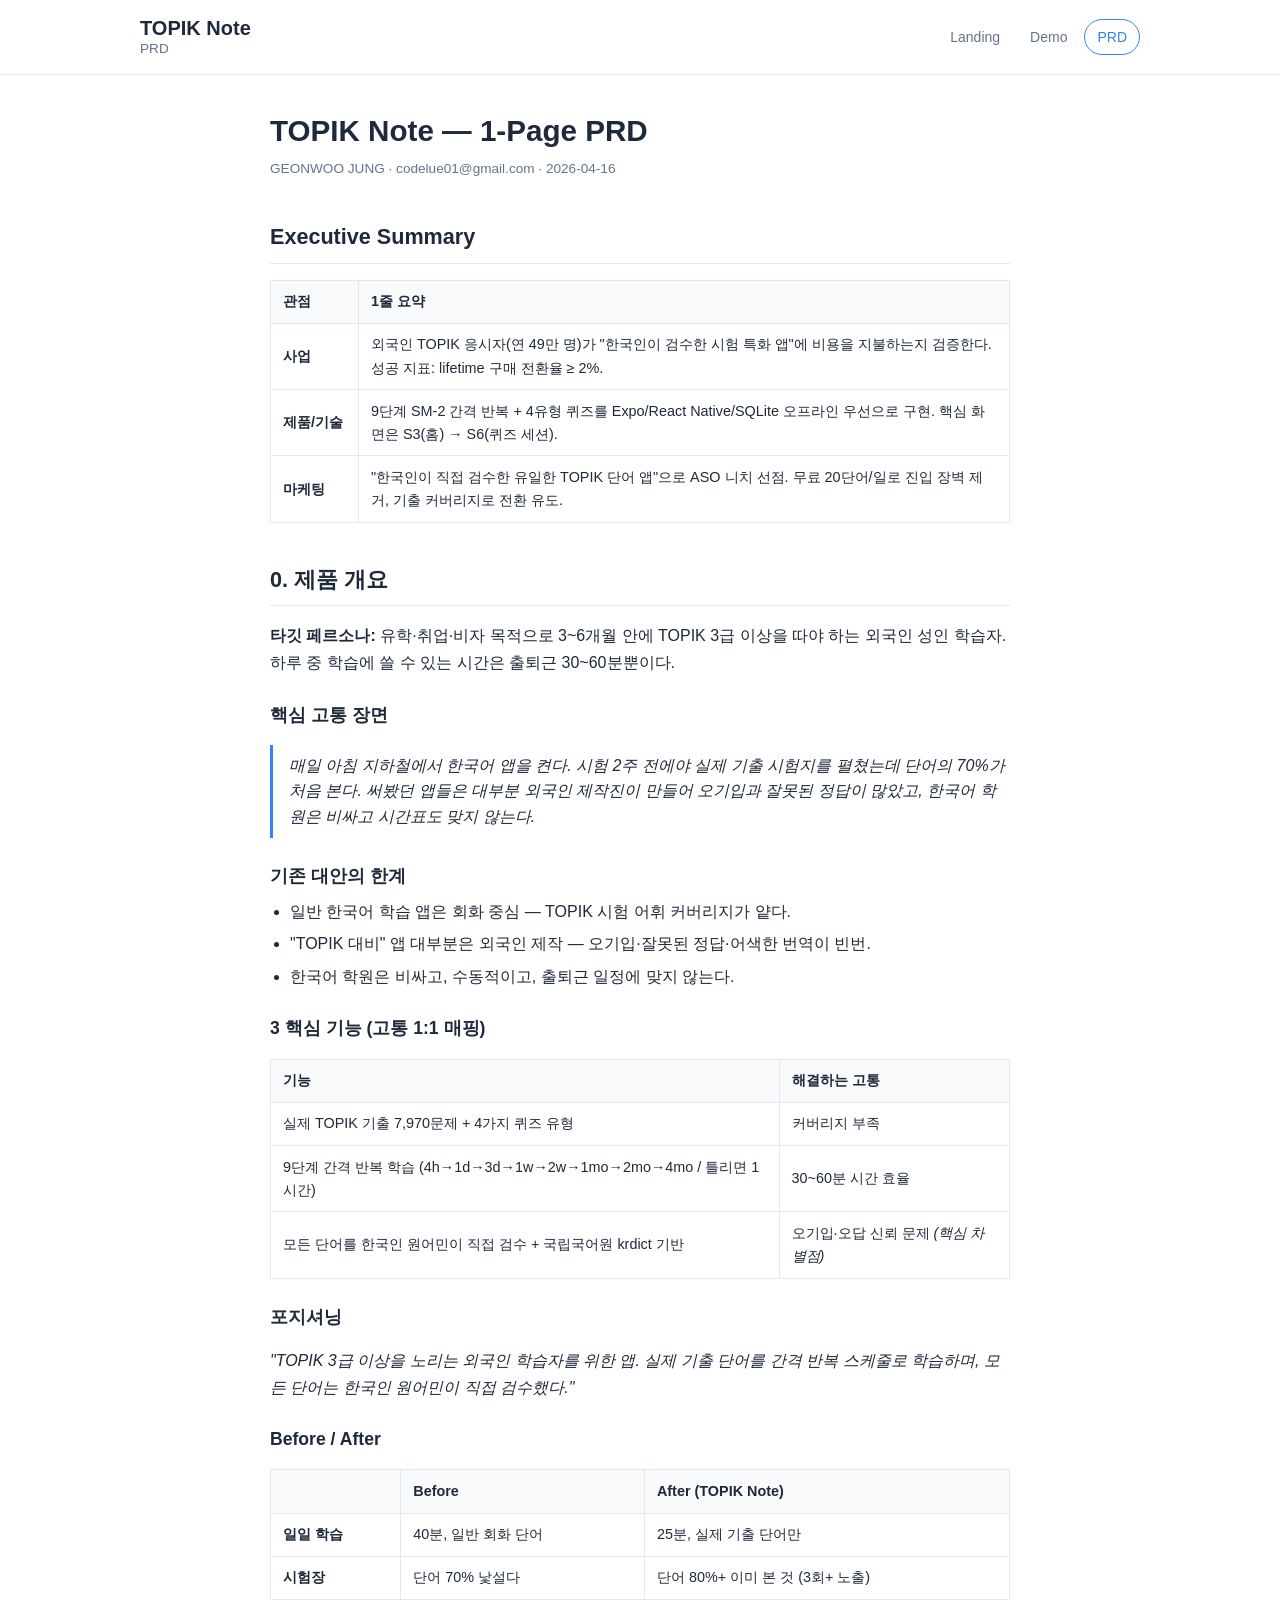
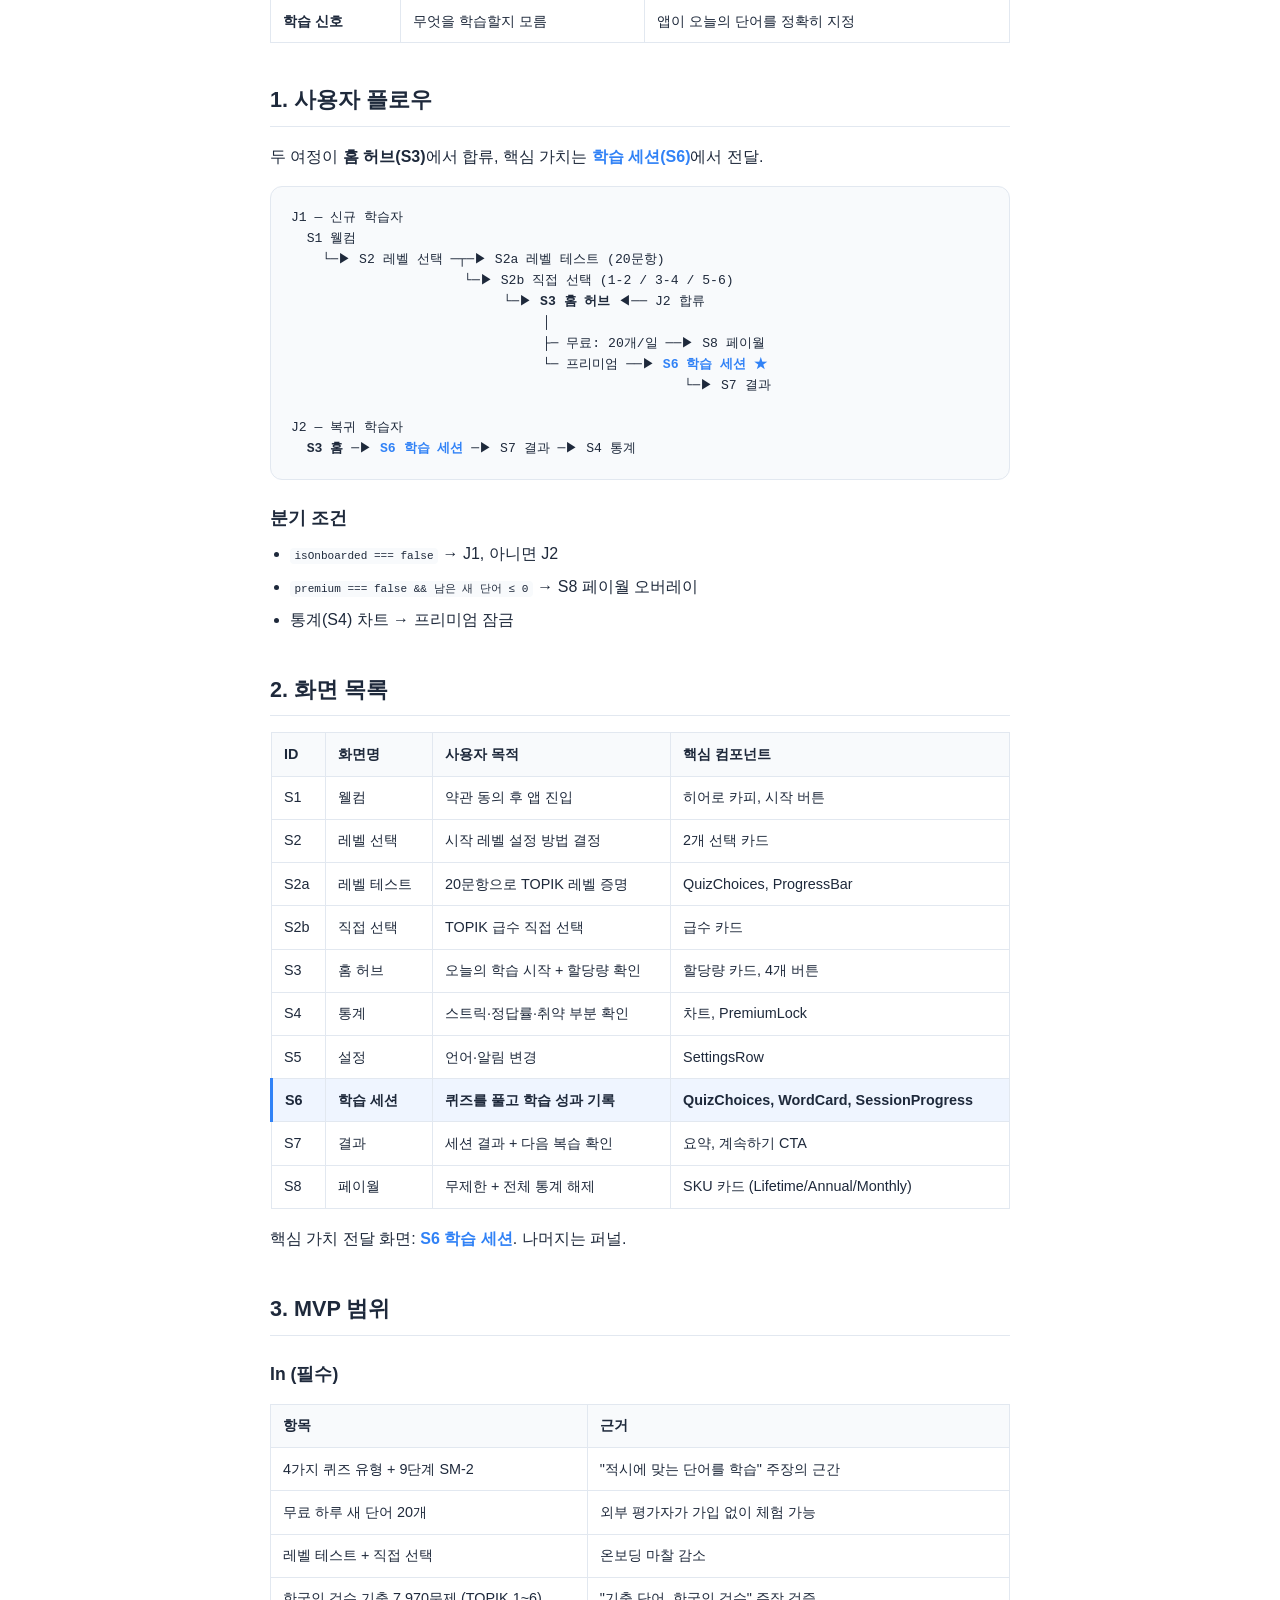
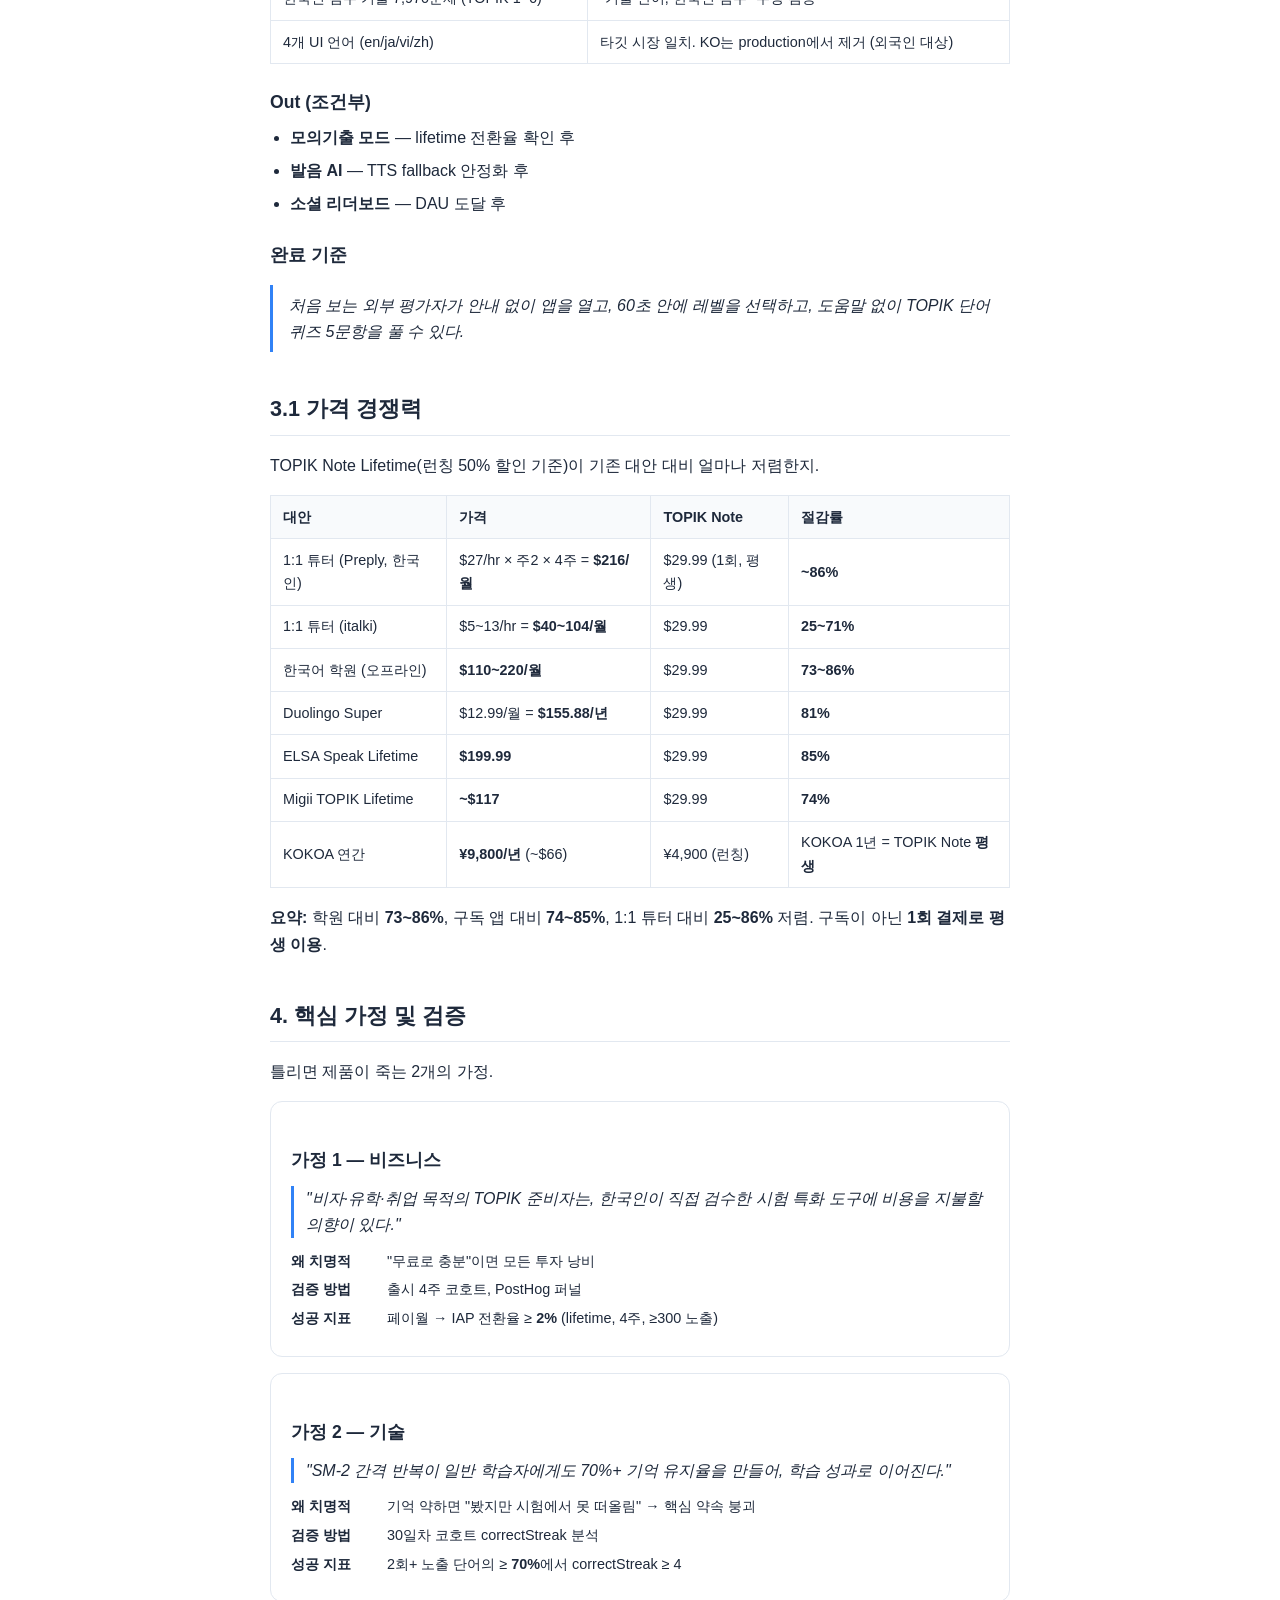
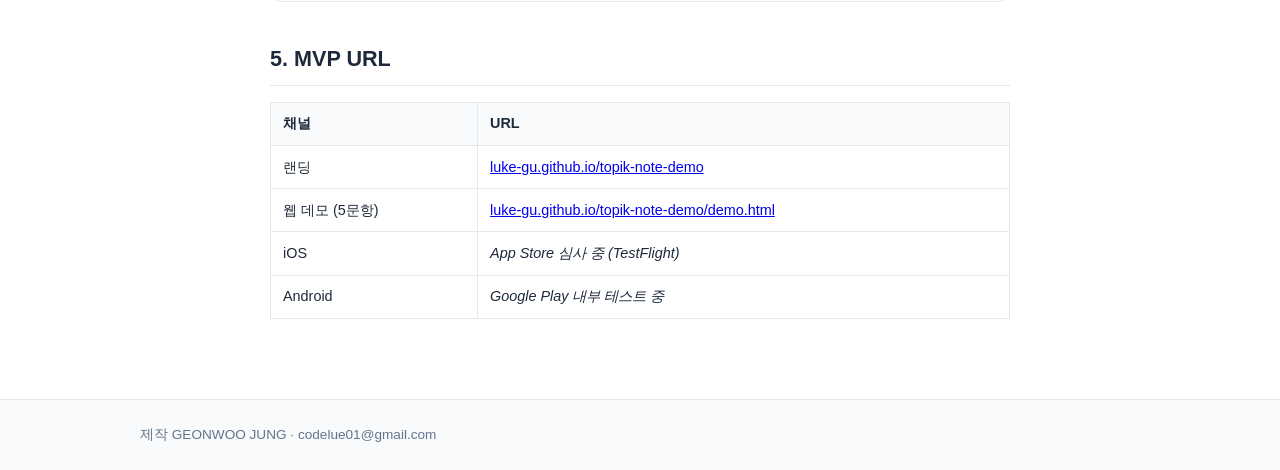
<file: prd.html>
<!DOCTYPE html>
<html lang="ko">
<head>
  <meta charset="UTF-8">
  <meta name="viewport" content="width=device-width, initial-scale=1.0">
  <title>TOPIK Note — PRD</title>
  <link rel="stylesheet" href="styles.css">
  <style>
    /* PRD-specific overrides */
    main.prd { max-width: 780px; margin: 0 auto; padding: 2rem 1.25rem 4rem; }
    main.prd h1 { font-size: 1.85rem; margin: 0 0 0.25rem; }
    main.prd .prd-meta { color: var(--muted); font-size: 0.85rem; margin-bottom: 2rem; }
    main.prd h2 { font-size: 1.35rem; margin: 2.5rem 0 0.75rem; padding-bottom: 0.5rem; border-bottom: 1px solid var(--border); }
    main.prd h3 { font-size: 1.1rem; margin: 1.5rem 0 0.5rem; }
    main.prd p, main.prd li { line-height: 1.7; }
    main.prd ul { padding-left: 1.25rem; margin: 0.5rem 0; }
    main.prd li { margin: 0.35rem 0; }
    main.prd blockquote { border-left: 3px solid var(--primary); margin: 1rem 0; padding: 0.5rem 0 0.5rem 1rem; color: var(--fg); font-style: italic; }
    main.prd table { width: 100%; border-collapse: collapse; margin: 1rem 0; font-size: 0.9rem; }
    main.prd th, main.prd td { border: 1px solid var(--border); padding: 0.6rem 0.75rem; text-align: left; }
    main.prd th { background: var(--surface); font-weight: 600; }
    main.prd code { font-size: 0.85em; background: var(--surface); padding: 0.15em 0.4em; border-radius: 4px; }
    /* Flow diagram */
    .flow-box { background: var(--surface); border: 1px solid var(--border); border-radius: var(--radius); padding: 1.25rem; margin: 1rem 0; overflow-x: auto; font-family: "SF Mono", "Fira Code", monospace; font-size: 0.82rem; line-height: 1.6; white-space: pre; }
    /* Highlight S6 */
    .screen-highlight { background: rgba(49,130,246,0.08); border-left: 3px solid var(--primary); }
    .screen-highlight td { font-weight: 600; }
    /* Assumption cards */
    .assumption-card { border: 1px solid var(--border); border-radius: var(--radius); padding: 1.25rem; margin: 1rem 0; }
    .assumption-card h3 { margin-top: 0; }
    .assumption-card .a-quote { border-left: 3px solid var(--primary); padding-left: 0.75rem; margin: 0.75rem 0; font-style: italic; }
    .assumption-card .a-row { display: flex; gap: 0.5rem; margin: 0.35rem 0; font-size: 0.9rem; }
    .assumption-card .a-label { font-weight: 600; min-width: 5.5rem; flex-shrink: 0; }
    /* Checklist */
    .checklist { list-style: none; padding: 0; }
    .checklist li { padding: 0.35rem 0; padding-left: 1.5rem; position: relative; }
    .checklist li::before { content: "\2713"; position: absolute; left: 0; color: var(--primary); font-weight: 700; }
    /* Summary table */
    .summary-table th:first-child { width: 5.5rem; }
  </style>
</head>
<body>
  <header class="site-header">
    <div class="container">
      <a class="brand" href="index.html">
        <strong>TOPIK Note</strong>
        <span class="tagline">PRD</span>
      </a>
      <nav class="lang-switcher" aria-label="Navigation">
        <a href="index.html">Landing</a>
        <a href="demo.html">Demo</a>
        <a href="prd.html" class="active">PRD</a>
      </nav>
    </div>
  </header>

  <main class="prd">
    <h1>TOPIK Note — 1-Page PRD</h1>
    <div class="prd-meta">
      GEONWOO JUNG &middot; codelue01@gmail.com &middot; 2026-04-16
    </div>

    <!-- Executive Summary -->
    <h2>Executive Summary</h2>
    <table class="summary-table">
      <tr><th>관점</th><th>1줄 요약</th></tr>
      <tr><td><strong>사업</strong></td><td>외국인 TOPIK 응시자(연 49만 명)가 "한국인이 검수한 시험 특화 앱"에 비용을 지불하는지 검증한다. 성공 지표: lifetime 구매 전환율 &ge; 2%.</td></tr>
      <tr><td><strong>제품/기술</strong></td><td>9단계 SM-2 간격 반복 + 4유형 퀴즈를 Expo/React Native/SQLite 오프라인 우선으로 구현. 핵심 화면은 S3(홈) &rarr; S6(퀴즈 세션).</td></tr>
      <tr><td><strong>마케팅</strong></td><td>"한국인이 직접 검수한 유일한 TOPIK 단어 앱"으로 ASO 니치 선점. 무료 20단어/일로 진입 장벽 제거, 기출 커버리지로 전환 유도.</td></tr>
    </table>

    <!-- Section 0 -->
    <h2>0. 제품 개요</h2>
    <p><strong>타깃 페르소나:</strong> 유학·취업·비자 목적으로 3~6개월 안에 TOPIK 3급 이상을 따야 하는 외국인 성인 학습자. 하루 중 학습에 쓸 수 있는 시간은 출퇴근 30~60분뿐이다.</p>

    <h3>핵심 고통 장면</h3>
    <blockquote>매일 아침 지하철에서 한국어 앱을 켠다. 시험 2주 전에야 실제 기출 시험지를 펼쳤는데 단어의 70%가 처음 본다. 써봤던 앱들은 대부분 외국인 제작진이 만들어 오기입과 잘못된 정답이 많았고, 한국어 학원은 비싸고 시간표도 맞지 않는다.</blockquote>

    <h3>기존 대안의 한계</h3>
    <ul>
      <li>일반 한국어 학습 앱은 회화 중심 &mdash; TOPIK 시험 어휘 커버리지가 얕다.</li>
      <li>"TOPIK 대비" 앱 대부분은 외국인 제작 &mdash; 오기입·잘못된 정답·어색한 번역이 빈번.</li>
      <li>한국어 학원은 비싸고, 수동적이고, 출퇴근 일정에 맞지 않는다.</li>
    </ul>

    <h3>3 핵심 기능 (고통 1:1 매핑)</h3>
    <table>
      <tr><th>기능</th><th>해결하는 고통</th></tr>
      <tr><td>실제 TOPIK 기출 7,970문제 + 4가지 퀴즈 유형</td><td>커버리지 부족</td></tr>
      <tr><td>9단계 간격 반복 학습 (4h&rarr;1d&rarr;3d&rarr;1w&rarr;2w&rarr;1mo&rarr;2mo&rarr;4mo / 틀리면 1시간)</td><td>30~60분 시간 효율</td></tr>
      <tr><td>모든 단어를 한국인 원어민이 직접 검수 + 국립국어원 krdict 기반</td><td>오기입·오답 신뢰 문제 <em>(핵심 차별점)</em></td></tr>
    </table>

    <h3>포지셔닝</h3>
    <p><em>"TOPIK 3급 이상을 노리는 외국인 학습자를 위한 앱. 실제 기출 단어를 간격 반복 스케줄로 학습하며, 모든 단어는 한국인 원어민이 직접 검수했다."</em></p>

    <h3>Before / After</h3>
    <table>
      <tr><th></th><th>Before</th><th>After (TOPIK Note)</th></tr>
      <tr><td><strong>일일 학습</strong></td><td>40분, 일반 회화 단어</td><td>25분, 실제 기출 단어만</td></tr>
      <tr><td><strong>시험장</strong></td><td>단어 70% 낯설다</td><td>단어 80%+ 이미 본 것 (3회+ 노출)</td></tr>
      <tr><td><strong>학습 신호</strong></td><td>무엇을 학습할지 모름</td><td>앱이 오늘의 단어를 정확히 지정</td></tr>
    </table>

    <!-- Section 1 -->
    <h2>1. 사용자 플로우</h2>
    <p>두 여정이 <strong>홈 허브(S3)</strong>에서 합류, 핵심 가치는 <strong style="color:var(--primary);">학습 세션(S6)</strong>에서 전달.</p>

    <div class="flow-box">J1 — 신규 학습자
  S1 웰컴
    └─▶ S2 레벨 선택 ─┬─▶ S2a 레벨 테스트 (20문항)
                      └─▶ S2b 직접 선택 (1-2 / 3-4 / 5-6)
                           └─▶ <strong>S3 홈 허브</strong> ◀── J2 합류
                                │
                                ├─ 무료: 20개/일 ──▶ S8 페이월
                                └─ 프리미엄 ──▶ <strong style="color:var(--primary);">S6 학습 세션 ★</strong>
                                                  └─▶ S7 결과

J2 — 복귀 학습자
  <strong>S3 홈</strong> ─▶ <strong style="color:var(--primary);">S6 학습 세션</strong> ─▶ S7 결과 ─▶ S4 통계</div>

    <h3>분기 조건</h3>
    <ul>
      <li><code>isOnboarded === false</code> &rarr; J1, 아니면 J2</li>
      <li><code>premium === false && 남은 새 단어 &le; 0</code> &rarr; S8 페이월 오버레이</li>
      <li>통계(S4) 차트 &rarr; 프리미엄 잠금</li>
    </ul>

    <!-- Section 2 -->
    <h2>2. 화면 목록</h2>
    <table>
      <tr><th>ID</th><th>화면명</th><th>사용자 목적</th><th>핵심 컴포넌트</th></tr>
      <tr><td>S1</td><td>웰컴</td><td>약관 동의 후 앱 진입</td><td>히어로 카피, 시작 버튼</td></tr>
      <tr><td>S2</td><td>레벨 선택</td><td>시작 레벨 설정 방법 결정</td><td>2개 선택 카드</td></tr>
      <tr><td>S2a</td><td>레벨 테스트</td><td>20문항으로 TOPIK 레벨 증명</td><td>QuizChoices, ProgressBar</td></tr>
      <tr><td>S2b</td><td>직접 선택</td><td>TOPIK 급수 직접 선택</td><td>급수 카드</td></tr>
      <tr><td>S3</td><td>홈 허브</td><td>오늘의 학습 시작 + 할당량 확인</td><td>할당량 카드, 4개 버튼</td></tr>
      <tr><td>S4</td><td>통계</td><td>스트릭·정답률·취약 부분 확인</td><td>차트, PremiumLock</td></tr>
      <tr><td>S5</td><td>설정</td><td>언어·알림 변경</td><td>SettingsRow</td></tr>
      <tr class="screen-highlight"><td>S6</td><td>학습 세션</td><td>퀴즈를 풀고 학습 성과 기록</td><td>QuizChoices, WordCard, SessionProgress</td></tr>
      <tr><td>S7</td><td>결과</td><td>세션 결과 + 다음 복습 확인</td><td>요약, 계속하기 CTA</td></tr>
      <tr><td>S8</td><td>페이월</td><td>무제한 + 전체 통계 해제</td><td>SKU 카드 (Lifetime/Annual/Monthly)</td></tr>
    </table>
    <p>핵심 가치 전달 화면: <strong style="color:var(--primary);">S6 학습 세션</strong>. 나머지는 퍼널.</p>

    <!-- Section 3 -->
    <h2>3. MVP 범위</h2>
    <h3>In (필수)</h3>
    <table>
      <tr><th>항목</th><th>근거</th></tr>
      <tr><td>4가지 퀴즈 유형 + 9단계 SM-2</td><td>"적시에 맞는 단어를 학습" 주장의 근간</td></tr>
      <tr><td>무료 하루 새 단어 20개</td><td>외부 평가자가 가입 없이 체험 가능</td></tr>
      <tr><td>레벨 테스트 + 직접 선택</td><td>온보딩 마찰 감소</td></tr>
      <tr><td>한국인 검수 기출 7,970문제 (TOPIK 1~6)</td><td>"기출 단어, 한국인 검수" 주장 검증</td></tr>
      <tr><td>4개 UI 언어 (en/ja/vi/zh)</td><td>타깃 시장 일치. KO는 production에서 제거 (외국인 대상)</td></tr>
    </table>

    <h3>Out (조건부)</h3>
    <ul>
      <li><strong>모의기출 모드</strong> &mdash; lifetime 전환율 확인 후</li>
      <li><strong>발음 AI</strong> &mdash; TTS fallback 안정화 후</li>
      <li><strong>소셜 리더보드</strong> &mdash; DAU 도달 후</li>
    </ul>

    <h3>완료 기준</h3>
    <blockquote>처음 보는 외부 평가자가 안내 없이 앱을 열고, 60초 안에 레벨을 선택하고, 도움말 없이 TOPIK 단어 퀴즈 5문항을 풀 수 있다.</blockquote>

    <!-- Section 3.1 -->
    <h2>3.1 가격 경쟁력</h2>
    <p>TOPIK Note Lifetime(런칭 50% 할인 기준)이 기존 대안 대비 얼마나 저렴한지.</p>
    <table>
      <tr><th>대안</th><th>가격</th><th>TOPIK Note</th><th>절감률</th></tr>
      <tr><td>1:1 튜터 (Preply, 한국인)</td><td>$27/hr &times; 주2 &times; 4주 = <strong>$216/월</strong></td><td>$29.99 (1회, 평생)</td><td><strong>~86%</strong></td></tr>
      <tr><td>1:1 튜터 (italki)</td><td>$5~13/hr = <strong>$40~104/월</strong></td><td>$29.99</td><td><strong>25~71%</strong></td></tr>
      <tr><td>한국어 학원 (오프라인)</td><td><strong>$110~220/월</strong></td><td>$29.99</td><td><strong>73~86%</strong></td></tr>
      <tr><td>Duolingo Super</td><td>$12.99/월 = <strong>$155.88/년</strong></td><td>$29.99</td><td><strong>81%</strong></td></tr>
      <tr><td>ELSA Speak Lifetime</td><td><strong>$199.99</strong></td><td>$29.99</td><td><strong>85%</strong></td></tr>
      <tr><td>Migii TOPIK Lifetime</td><td><strong>~$117</strong></td><td>$29.99</td><td><strong>74%</strong></td></tr>
      <tr><td>KOKOA 연간</td><td><strong>&yen;9,800/년</strong> (~$66)</td><td>&yen;4,900 (런칭)</td><td>KOKOA 1년 = TOPIK Note <strong>평생</strong></td></tr>
    </table>
    <p><strong>요약:</strong> 학원 대비 <strong>73~86%</strong>, 구독 앱 대비 <strong>74~85%</strong>, 1:1 튜터 대비 <strong>25~86%</strong> 저렴. 구독이 아닌 <strong>1회 결제로 평생 이용</strong>.</p>

    <!-- Section 4 -->
    <h2>4. 핵심 가정 및 검증</h2>
    <p>틀리면 제품이 죽는 2개의 가정.</p>

    <div class="assumption-card">
      <h3>가정 1 &mdash; 비즈니스</h3>
      <div class="a-quote">"비자·유학·취업 목적의 TOPIK 준비자는, 한국인이 직접 검수한 시험 특화 도구에 비용을 지불할 의향이 있다."</div>
      <div class="a-row"><span class="a-label">왜 치명적</span><span>"무료로 충분"이면 모든 투자 낭비</span></div>
      <div class="a-row"><span class="a-label">검증 방법</span><span>출시 4주 코호트, PostHog 퍼널</span></div>
      <div class="a-row"><span class="a-label">성공 지표</span><span>페이월 &rarr; IAP 전환율 &ge; <strong>2%</strong> (lifetime, 4주, &ge;300 노출)</span></div>
    </div>

    <div class="assumption-card">
      <h3>가정 2 &mdash; 기술</h3>
      <div class="a-quote">"SM-2 간격 반복이 일반 학습자에게도 70%+ 기억 유지율을 만들어, 학습 성과로 이어진다."</div>
      <div class="a-row"><span class="a-label">왜 치명적</span><span>기억 약하면 "봤지만 시험에서 못 떠올림" &rarr; 핵심 약속 붕괴</span></div>
      <div class="a-row"><span class="a-label">검증 방법</span><span>30일차 코호트 correctStreak 분석</span></div>
      <div class="a-row"><span class="a-label">성공 지표</span><span>2회+ 노출 단어의 &ge; <strong>70%</strong>에서 correctStreak &ge; 4</span></div>
    </div>

    <!-- Section 5 -->
    <h2>5. MVP URL</h2>
    <table>
      <tr><th>채널</th><th>URL</th></tr>
      <tr><td>랜딩</td><td><a href="index.html">luke-gu.github.io/topik-note-demo</a></td></tr>
      <tr><td>웹 데모 (5문항)</td><td><a href="demo.html">luke-gu.github.io/topik-note-demo/demo.html</a></td></tr>
      <tr><td>iOS</td><td><em>App Store 심사 중 (TestFlight)</em></td></tr>
      <tr><td>Android</td><td><em>Google Play 내부 테스트 중</em></td></tr>
    </table>

  </main>

  <footer class="site-footer">
    <div class="container footer-inner">
      <p>제작 GEONWOO JUNG &middot; <a href="mailto:codelue01@gmail.com">codelue01@gmail.com</a></p>
    </div>
  </footer>
</body>
</html>
</file>
<file: styles.css>
:root {
  --fg: #1e293b;
  --muted: #64748b;
  --bg: #ffffff;
  --surface: #f8fafc;
  --border: #e2e8f0;
  --primary: #3182f6;
  --primary-hover: #2563eb;
  --accent-before: #fef2f2;
  --accent-before-border: #fecaca;
  --accent-after: #ecfdf5;
  --accent-after-border: #a7f3d0;
  --max-width: 1040px;
  --radius: 12px;
}

* { box-sizing: border-box; }

html, body {
  margin: 0;
  padding: 0;
}

body {
  font-family: -apple-system, BlinkMacSystemFont, "Pretendard", "Noto Sans KR", "Noto Sans JP", "Segoe UI", sans-serif;
  color: var(--fg);
  background: var(--bg);
  line-height: 1.6;
  -webkit-font-smoothing: antialiased;
}

img { max-width: 100%; display: block; }

.container {
  max-width: var(--max-width);
  margin: 0 auto;
  padding: 0 1.25rem;
}

/* Header */
.site-header {
  background: var(--bg);
  border-bottom: 1px solid var(--border);
}
.site-header .container {
  display: flex;
  justify-content: space-between;
  align-items: center;
  padding-top: 1rem;
  padding-bottom: 1rem;
  gap: 1rem;
  flex-wrap: wrap;
}
.brand {
  text-decoration: none;
  color: inherit;
  display: flex;
  flex-direction: column;
  line-height: 1.25;
}
.brand strong { font-size: 1.25rem; }
.brand .tagline { font-size: 0.85rem; color: var(--muted); }

.lang-switcher {
  display: flex;
  gap: 0.25rem;
  flex-wrap: wrap;
}
.lang-switcher a {
  padding: 0.35rem 0.75rem;
  border-radius: 999px;
  text-decoration: none;
  color: var(--muted);
  font-size: 0.875rem;
  border: 1px solid transparent;
}
.lang-switcher a:hover {
  color: var(--fg);
  background: var(--surface);
}
.lang-switcher a.active {
  color: var(--primary);
  border-color: var(--primary);
  background: var(--bg);
}

/* Sections */
.section {
  padding: 4rem 0;
}
.section-surface {
  background: var(--surface);
  border-top: 1px solid var(--border);
  border-bottom: 1px solid var(--border);
}
.section h2 {
  font-size: 1.75rem;
  margin: 0 0 1.25rem;
  letter-spacing: -0.01em;
}
.section h3 {
  font-size: 1.15rem;
  margin: 0 0 0.5rem;
}
.section .lead {
  font-size: 1.15rem;
  color: var(--muted);
  max-width: 44rem;
  margin: 0;
}

/* Hero */
.hero {
  padding: 3.5rem 0 4rem;
  background: linear-gradient(180deg, #f0f6ff 0%, var(--bg) 100%);
  border-bottom: 1px solid var(--border);
}
.hero-grid {
  display: grid;
  grid-template-columns: 1.3fr 1fr;
  gap: 3rem;
  align-items: center;
}
.hero h1 {
  font-size: 2.4rem;
  line-height: 1.2;
  margin: 0 0 1.25rem;
  letter-spacing: -0.02em;
}
.hero-lead {
  font-size: 1.15rem;
  color: var(--muted);
  margin: 0 0 1.75rem;
}
.hero-lead strong { color: var(--fg); }
.hero-ctas {
  display: flex;
  gap: 0.75rem;
  flex-wrap: wrap;
  margin-bottom: 0.75rem;
}

/* Demo signup form */
.demo-form {
  display: flex;
  gap: 0.5rem;
  margin: 0 0 0.75rem;
  flex-wrap: wrap;
  max-width: 32rem;
}
.demo-form input[type="email"] {
  flex: 1 1 14rem;
  min-width: 0;
  padding: 0.75rem 1rem;
  font-size: 0.95rem;
  font-family: inherit;
  color: var(--fg);
  background: var(--bg);
  border: 1px solid var(--border);
  border-radius: var(--radius);
  outline: none;
  transition: border-color 0.12s ease, box-shadow 0.12s ease;
}
.demo-form input[type="email"]::placeholder { color: var(--muted); }
.demo-form input[type="email"]:focus {
  border-color: var(--primary);
  box-shadow: 0 0 0 3px rgba(49, 130, 246, 0.12);
}
.demo-form button[type="submit"] {
  cursor: pointer;
  font-family: inherit;
  white-space: nowrap;
}
.section-cta .demo-form { margin-left: auto; margin-right: auto; }
.sr-only {
  position: absolute;
  width: 1px;
  height: 1px;
  padding: 0;
  margin: -1px;
  overflow: hidden;
  clip: rect(0, 0, 0, 0);
  white-space: nowrap;
  border: 0;
}
.btn {
  display: inline-block;
  padding: 0.75rem 1.25rem;
  border-radius: var(--radius);
  font-weight: 600;
  font-size: 0.95rem;
  text-decoration: none;
  transition: transform 0.12s ease, box-shadow 0.12s ease;
}
.btn-primary {
  background: var(--primary);
  color: white;
  border: 1px solid var(--primary);
}
.btn-primary:hover {
  background: var(--primary-hover);
  transform: translateY(-1px);
  box-shadow: 0 4px 14px rgba(49, 130, 246, 0.25);
}
.btn-secondary {
  background: var(--bg);
  color: var(--fg);
  border: 1px solid var(--border);
}
.btn-secondary:hover {
  border-color: var(--fg);
  transform: translateY(-1px);
}
.hero-fineprint {
  color: var(--muted);
  font-size: 0.9rem;
  margin: 0;
}
.hero-visual {
  display: flex;
  justify-content: center;
}
.phone-img {
  max-width: 280px;
  border-radius: 28px;
  box-shadow: 0 30px 60px -20px rgba(30, 41, 59, 0.25);
}

/* Pain */
.pain-quote {
  font-size: 1.15rem;
  color: var(--fg);
  border-left: 4px solid var(--primary);
  margin: 0 0 2rem;
  padding: 0.25rem 0 0.25rem 1.25rem;
  max-width: 48rem;
}
.pain-sub { margin-top: 0; }
.pain-list {
  margin: 0;
  padding-left: 1.25rem;
  max-width: 48rem;
  color: var(--muted);
}
.pain-list li { margin: 0.5rem 0; }
.pain-list strong { color: var(--fg); }

/* Features */
.features-grid {
  display: grid;
  grid-template-columns: repeat(auto-fit, minmax(280px, 1fr));
  gap: 1.5rem;
  margin-top: 2rem;
}
.feature-card {
  border: 1px solid var(--border);
  border-radius: var(--radius);
  padding: 1.5rem;
  background: var(--bg);
  display: flex;
  flex-direction: column;
  gap: 0.75rem;
}
.feature-pain {
  display: inline-block;
  font-size: 0.8rem;
  color: var(--primary);
  background: rgba(49, 130, 246, 0.08);
  padding: 0.25rem 0.6rem;
  border-radius: 999px;
  align-self: flex-start;
  font-weight: 600;
}
.feature-card p {
  color: var(--muted);
  margin: 0;
}
.feature-img {
  margin-top: auto;
  border-radius: 10px;
  border: 1px solid var(--border);
}

/* Also built in */
.also-grid {
  display: grid;
  grid-template-columns: repeat(auto-fit, minmax(240px, 1fr));
  gap: 1.5rem;
  margin-top: 1.5rem;
}
.also-item {
  padding: 1.25rem;
  border: 1px solid var(--border);
  border-radius: var(--radius);
  background: var(--bg);
}
.also-item strong {
  display: block;
  font-size: 1.05rem;
  margin-bottom: 0.4rem;
}
.also-item p {
  margin: 0;
  color: var(--muted);
  font-size: 0.95rem;
}

/* Compare */
.compare-grid {
  display: grid;
  grid-template-columns: 1fr 1fr;
  gap: 1.25rem;
  margin-top: 2rem;
}
.compare-card {
  border-radius: var(--radius);
  padding: 1.5rem;
  border: 1px solid var(--border);
}
.compare-card h3 { margin-top: 0; }
.compare-card ul {
  margin: 0;
  padding-left: 1.25rem;
  color: var(--muted);
}
.compare-card li { margin: 0.4rem 0; }
.compare-card strong { color: var(--fg); }
.compare-before {
  background: var(--accent-before);
  border-color: var(--accent-before-border);
}
.compare-after {
  background: var(--accent-after);
  border-color: var(--accent-after-border);
}

/* Testimonial */
.testimonial-grid {
  display: grid;
  grid-template-columns: repeat(auto-fit, minmax(320px, 1fr));
  gap: 1.25rem;
  margin-top: 2rem;
}
.testimonial-card {
  margin: 0;
  padding: 1.5rem;
  border: 1px solid var(--border);
  border-radius: var(--radius);
  background: var(--surface);
}
.testimonial-card blockquote {
  margin: 0 0 0.75rem;
  font-size: 1.05rem;
  color: var(--fg);
}
.testimonial-card figcaption {
  color: var(--muted);
  font-size: 0.9rem;
}

/* Final CTA */
.section-cta {
  background: linear-gradient(180deg, var(--bg) 0%, #f0f6ff 100%);
  border-top: 1px solid var(--border);
}
.cta-inner {
  text-align: center;
  max-width: 38rem;
}
.cta-inner .lead { margin: 0 auto 1.5rem; }
.cta-inner .hero-ctas { justify-content: center; }
.cta-secondary {
  margin-top: 1.25rem;
  color: var(--muted);
  font-size: 0.95rem;
}
.cta-secondary a {
  color: var(--primary);
  text-decoration: none;
}
.cta-secondary a:hover { text-decoration: underline; }

/* Footer */
.site-footer {
  border-top: 1px solid var(--border);
  background: var(--surface);
  padding: 1.5rem 0;
}
.footer-inner {
  display: flex;
  justify-content: space-between;
  align-items: center;
  flex-wrap: wrap;
  gap: 0.5rem;
}
.site-footer p {
  margin: 0;
  color: var(--muted);
  font-size: 0.85rem;
}
.site-footer a {
  color: var(--muted);
  text-decoration: none;
}
.site-footer a:hover { color: var(--fg); }

/* Responsive */
@media (max-width: 760px) {
  .hero { padding: 2.5rem 0; }
  .hero-grid {
    grid-template-columns: 1fr;
    gap: 2rem;
  }
  .hero h1 { font-size: 1.85rem; }
  .hero-lead { font-size: 1rem; }
  .section { padding: 2.75rem 0; }
  .section h2 { font-size: 1.4rem; }
  .compare-grid { grid-template-columns: 1fr; }
  .phone-img { max-width: 220px; }
}
</file>
